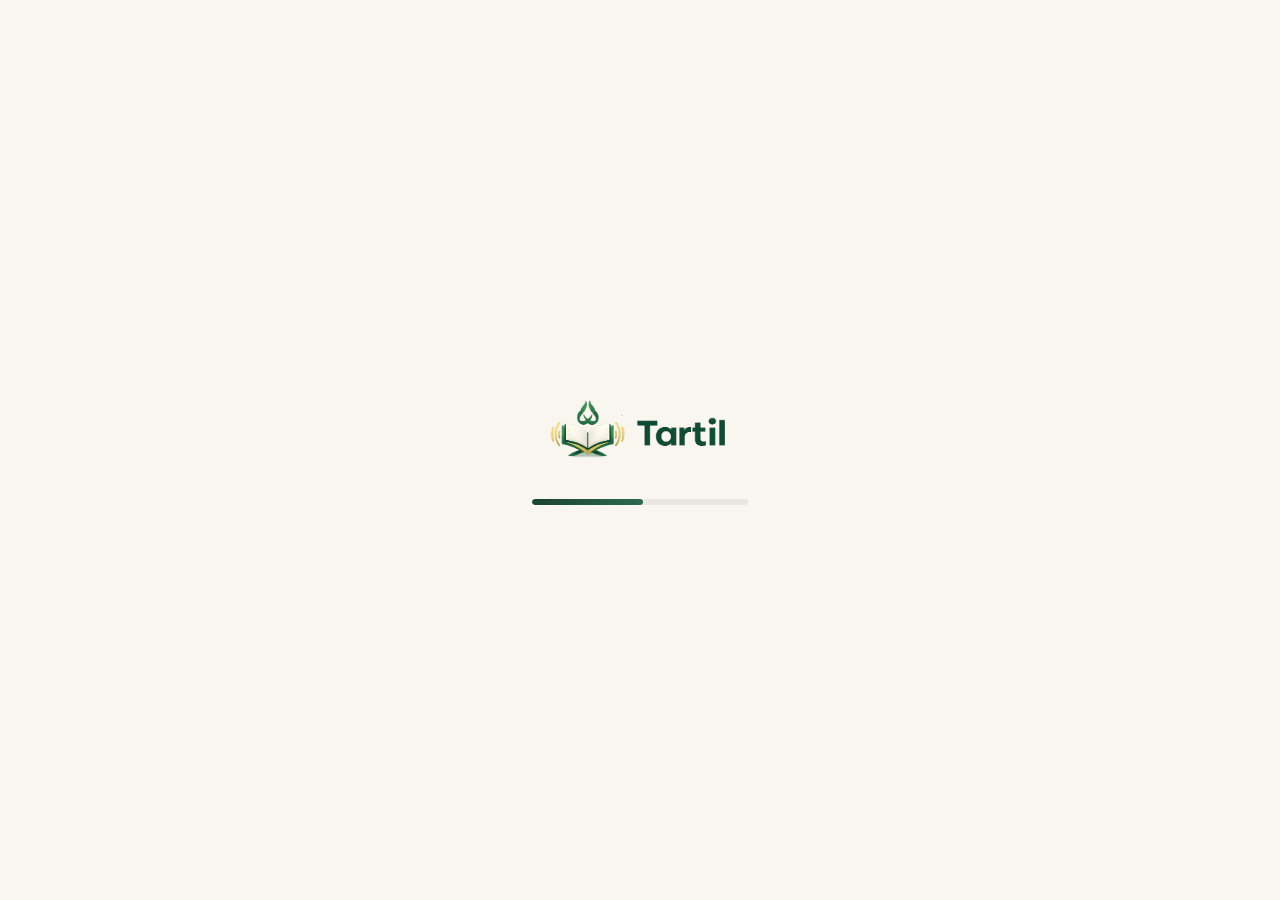
<file: index.html>
<!DOCTYPE html>
<html lang="id">
<head>
  <meta charset="UTF-8">
  <meta name="viewport" content="width=device-width, initial-scale=1.0">
  <meta http-equiv="Cache-Control" content="no-cache, no-store, must-revalidate">
  <meta http-equiv="Pragma" content="no-cache">
  <meta http-equiv="Expires" content="0">
  <title>Tartil | Belajar Tajwid dengan Menyenangkan</title>
  <meta name="description" content="Tartil adalah aplikasi interaktif untuk belajar dan menguji kemampuan tajwid Al-Qur'an. Cocok untuk semua kalangan umat Islam Indonesia.">
  <link rel="stylesheet" href="css/style.css?v=1.0.1">
  <link rel="icon" type="image/svg+xml" href="assets/favicon.svg">
</head>
<body class="loading">
  <!-- Splash Screen -->
  <div id="splashScreen" class="splash-screen">
    <div class="splash-content">
      <img src="assets/full-logo.png" alt="Tartil Logo" class="splash-logo">
      <div class="loading-bar-container">
        <div class="loading-bar-progress" id="loadingProgress"></div>
      </div>
    </div>
  </div>

  <div class="app-wrapper">

    <!-- Bismillah Top Bar -->
    <div class="top-bar">
      <p class="bismillah">بِسْمِ اللَّهِ الرَّحْمَٰنِ الرَّحِيمِ</p>
    </div>

    <!-- Navbar -->
    <nav class="navbar" id="navbar">
      <div class="container">
        <a href="index.html" class="logo-group" id="logoGroup">
          <img src="assets/full-logo.png" alt="Tartil Logo" class="navbar-logo">
        </a>
      </div>
    </nav>

    <!-- Hero Section -->
    <section class="hero">
      <div class="container">

        <h1>Belajar Tajwid</h1>
        <p>Pelajari hukum bacaan Al-Qur'an dan uji pemahamanmu melalui materi dan kuis yang tersedia.</p>

        <!-- Previous Score Banner -->
        <div class="score-banner hidden" id="scoreBanner">
          <div class="score-banner-text">
            Skor terakhir: <strong id="lastScore">0</strong>
          </div>
          <a href="history.html">Riwayat Test</a>
        </div>
      </div>
    </section>

    <!-- Navigation Cards -->
    <section class="nav-cards">
      <div class="container">
        <div class="nav-cards-grid">

          <a href="select-materi.html" class="nav-card" id="startQuizCard">
            <div class="nav-card-icon green">
              <svg width="24" height="24" viewBox="0 0 24 24" fill="none" stroke="currentColor" stroke-width="2" stroke-linecap="round" stroke-linejoin="round">
                <path d="M9 11l3 3L22 4"/>
                <path d="M21 12v7a2 2 0 01-2 2H5a2 2 0 01-2-2V5a2 2 0 012-2h11"/>
              </svg>
            </div>
            <div class="nav-card-content">
              <h3>Mulai Tes</h3>
              <p>Pilih materi dan uji pemahaman tajwidmu</p>
            </div>
            <span class="nav-card-arrow"></span>
          </a>

          <a href="explanation.html?id=1" class="nav-card" id="materiCard">
            <div class="nav-card-icon gold">
              <svg width="24" height="24" viewBox="0 0 24 24" fill="none" stroke="currentColor" stroke-width="2" stroke-linecap="round" stroke-linejoin="round">
                <path d="M4 19.5A2.5 2.5 0 016.5 17H20"/>
                <path d="M6.5 2H20v20H6.5A2.5 2.5 0 014 19.5v-15A2.5 2.5 0 016.5 2z"/>
              </svg>
            </div>
            <div class="nav-card-content">
              <h3>Materi Tajwid</h3>
              <p>Pelajari 15 hukum tajwid lengkap dengan contoh</p>
            </div>
            <span class="nav-card-arrow"></span>
          </a>

          <div class="nav-card" id="aboutCard" role="button" tabindex="0">
            <div class="nav-card-icon blue">
              <svg width="24" height="24" viewBox="0 0 24 24" fill="none" stroke="currentColor" stroke-width="2" stroke-linecap="round" stroke-linejoin="round">
                <circle cx="12" cy="12" r="10"/>
                <line x1="12" y1="16" x2="12" y2="12"/>
                <line x1="12" y1="8" x2="12.01" y2="8"/>
              </svg>
            </div>
            <div class="nav-card-content">
              <h3>Tentang Aplikasi</h3>
              <p>Informasi tentang Tartil dan tujuannya</p>
            </div>
            <span class="nav-card-arrow"></span>
          </div>

        </div>
      </div>
    </section>

    <footer class="footer">
      <div class="container">
        <p>Tartil © 2026</p>
      </div>
    </footer>
  </div>

  <!-- About Modal -->
  <div class="modal-overlay" id="aboutModal">
    <div class="modal">
      <div class="modal-header">
        <h2>Tentang Tartil</h2>
        <button class="modal-close" id="closeModal">✕</button>
      </div>
      <div class="modal-body">
        <p>
          <strong>Tartil</strong> adalah aplikasi belajar tajwid pribadi yang dirancang untuk membantu siapa saja memperdalam pemahaman hukum bacaan Al-Qur'an dengan cara yang sederhana.
        </p>
        <p>Aplikasi ini fokus pada:</p>
        <ul>
          <li>Pembelajaran materi tajwid yang terstruktur</li>
          <li>Latihan kuis untuk mengasah kemampuan</li>
          <li>Antarmuka yang bersih dan fokus pada konten</li>
          <li>Kemudahan penggunaan untuk belajar mandiri</li>
        </ul>
        <div style="margin-top: 1.5rem; padding-top: 1rem; border-top: 1px solid rgba(27, 67, 50, 0.08); text-align: center;">
          <p style="font-size: 0.85rem; margin-bottom: 0.5rem;">Dibuat dengan dedikasi oleh:</p>
          <a href="https://github.com/DapCodes" target="_blank" class="logo-group" style="justify-content: center;">
            <span class="logo-text"><u>Siswa RPL</u> <br> <span> SMK Assalaam Bandung</span></span>
          </a>
        </div>
      </div>
    </div>
  </div>

  <script>
    // Splash Screen Logic
    (function() {
      const splash = document.getElementById('splashScreen');
      const progressBar = document.getElementById('loadingProgress');
      const isFirstVisit = !sessionStorage.getItem('tartilVisited');

      if (!isFirstVisit) {
        splash.style.display = 'none';
        document.body.classList.remove('loading');
      } else {
        // Simple loading animation
        let progress = 0;
        const interval = setInterval(() => {
          progress += Math.random() * 25;
          if (progress >= 100) {
            progress = 100;
            clearInterval(interval);
            
            setTimeout(() => {
              // Start fade out
              splash.classList.add('fade-out');
              
              // Fade in the app content slightly after
              setTimeout(() => {
                document.body.classList.remove('loading');
                sessionStorage.setItem('tartilVisited', 'true');
              }, 100);

              // Remove from DOM after transition
              setTimeout(() => {
                splash.style.display = 'none';
              }, 600);
            }, 500);
          }
          progressBar.style.width = progress + '%';
        }, 200);
      }
    })();

    // Check for previous score
    document.addEventListener('DOMContentLoaded', () => {
      // Clear active quiz session when returning home
      sessionStorage.removeItem('tartil_quiz_active');

      const score = localStorage.getItem('tartilScore');
      if (score !== null) {
        const banner = document.getElementById('scoreBanner');
        document.getElementById('lastScore').textContent = score;
        banner.classList.remove('hidden');
      }

      // About modal
      const aboutCard = document.getElementById('aboutCard');
      const modal = document.getElementById('aboutModal');
      const closeBtn = document.getElementById('closeModal');

      aboutCard.addEventListener('click', () => {
        modal.classList.add('active');
      });

      aboutCard.addEventListener('keydown', (e) => {
        if (e.key === 'Enter' || e.key === ' ') {
          e.preventDefault();
          modal.classList.add('active');
        }
      });

      closeBtn.addEventListener('click', () => {
        modal.classList.remove('active');
      });

      modal.addEventListener('click', (e) => {
        if (e.target === modal) {
          modal.classList.remove('active');
        }
      });

      document.addEventListener('keydown', (e) => {
        if (e.key === 'Escape') {
          modal.classList.remove('active');
        }
      });

      // Navbar scroll effect
      const navbar = document.getElementById('navbar');
      window.addEventListener('scroll', () => {
        if (window.scrollY > 10) {
          navbar.classList.add('scrolled');
        } else {
          navbar.classList.remove('scrolled');
        }
      });
    });
  </script>
</body>
</html>
</file>
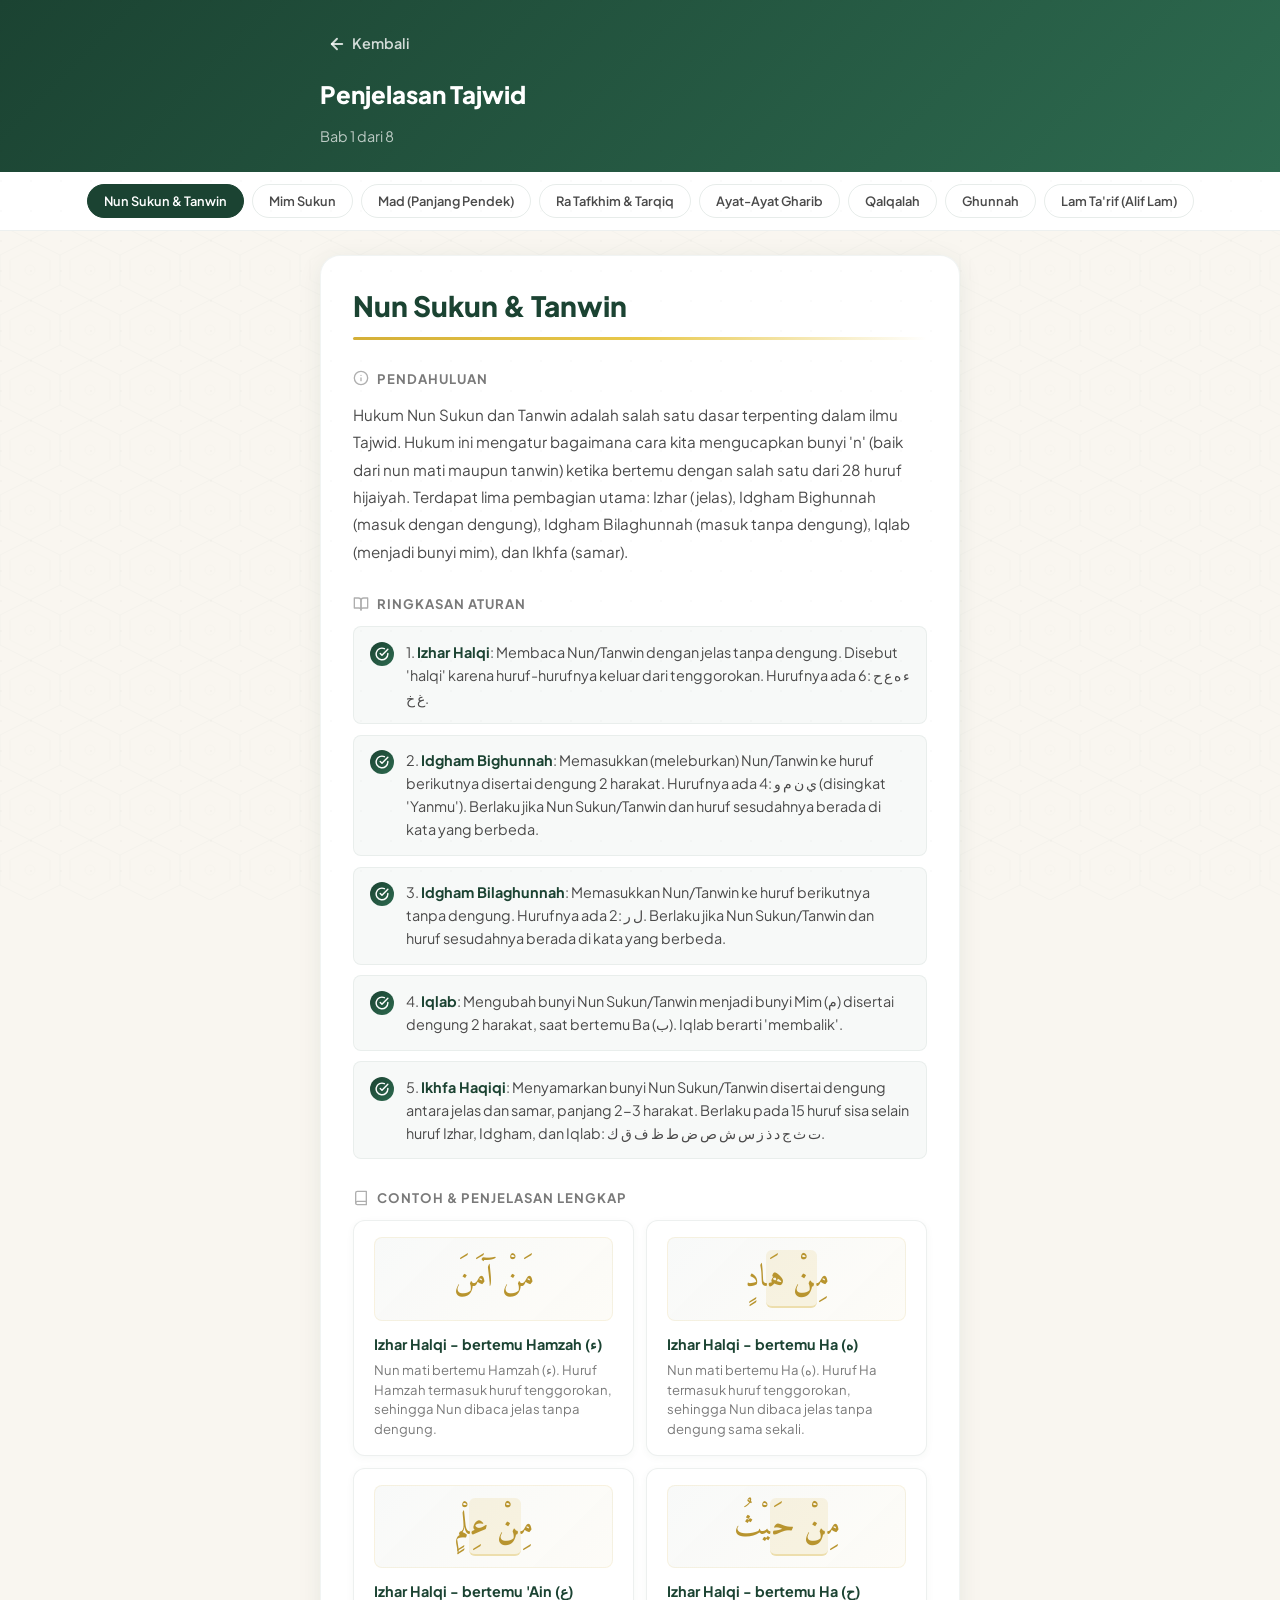
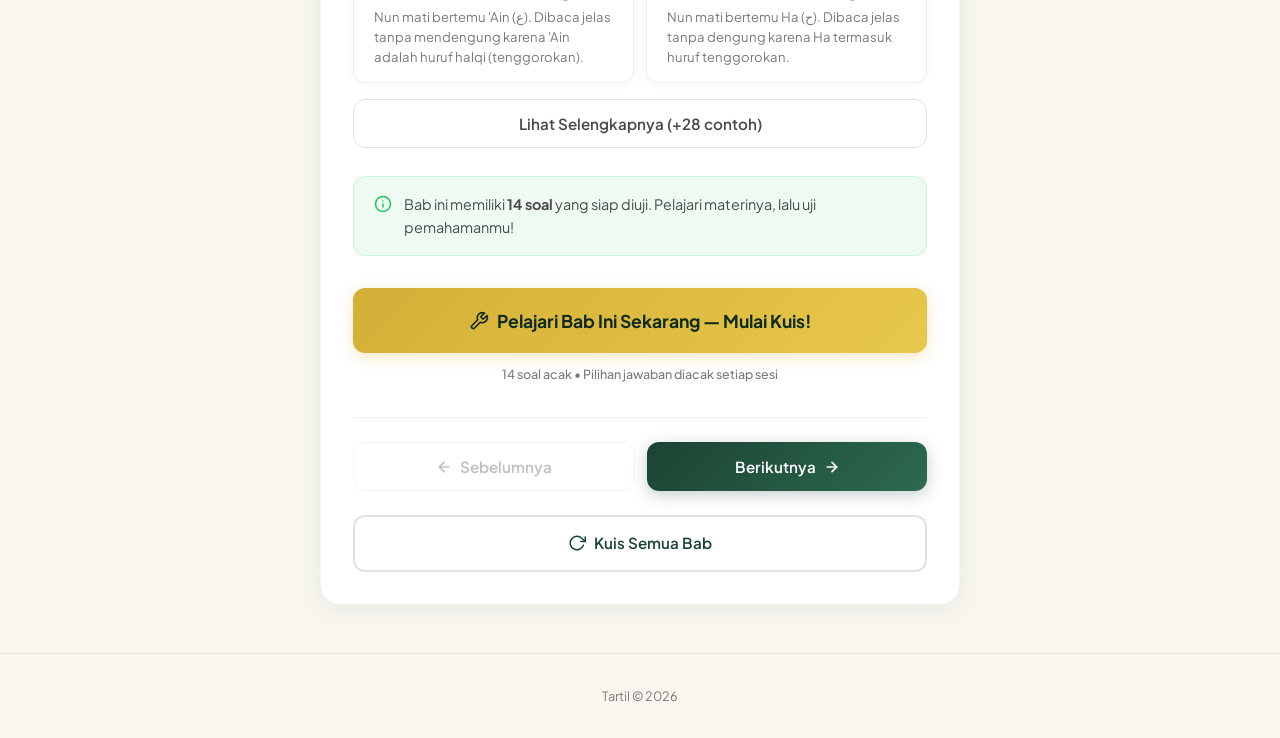
<file: explanation.html>
<!DOCTYPE html>
<html lang="id">
<head>
  <meta charset="UTF-8">
  <meta name="viewport" content="width=device-width, initial-scale=1.0">
  <meta http-equiv="Cache-Control" content="no-cache, no-store, must-revalidate">
  <meta http-equiv="Pragma" content="no-cache">
  <meta http-equiv="Expires" content="0">
  <meta name="description" content="Tartil - Aplikasi Kuis Tajwid Interaktif Bahasa Indonesia">
  <title>Penjelasan Tajwid | Tartil</title>
  <link rel="stylesheet" href="css/style.css?v=1.0.1">
  <link rel="icon" type="image/svg+xml" href="assets/favicon.svg">
</head>
<body>
  <div class="explanation-wrapper page-enter">

    <!-- Top Bar -->
    <div class="explanation-topbar">
      <div class="container">
        <div class="explanation-topbar-row">
          <a href="javascript:void(0)" class="back-btn" id="backBtn" onclick="history.back()">
            <svg width="18" height="18" viewBox="0 0 24 24" fill="none" stroke="currentColor" stroke-width="2.5" stroke-linecap="round" stroke-linejoin="round">
              <path d="M19 12H5"/><path d="M12 19l-7-7 7-7"/>
            </svg>
            Kembali
          </a>

        </div>
        <h1>Penjelasan Tajwid</h1>
        <p id="breadcrumb"></p>
      </div>
    </div>

    <!-- Topic Navigation -->
    <nav class="explanation-nav" id="topicNav">
      <div class="container" id="topicNavContainer">
        <!-- Buttons injected by JS -->
      </div>
    </nav>

    <!-- Content -->
    <main class="explanation-content">
      <div class="container" id="explanationContent">
        <!-- Content injected by JS -->
      </div>
    </main>

    <footer class="footer">
      <div class="container">
        <p>Tartil © 2026  </p>
      </div>
    </footer>
  </div>

  <!-- Toast Notification -->
  <div class="toast" id="toast">
    <svg class="toast-icon-svg" width="18" height="18" viewBox="0 0 24 24" fill="none" stroke="currentColor" stroke-width="2" stroke-linecap="round" stroke-linejoin="round">
      <circle cx="12" cy="12" r="10"/><line x1="12" y1="8" x2="12" y2="12"/><line x1="12" y1="16" x2="12.01" y2="16"/>
    </svg>
    <span class="toast-text" id="toastText"></span>
  </div>

  <script src="data/questions.js?v=1.0.1"></script>
  <script src="js/explanation.js?v=1.0.1"></script>

</body>
</html>
</file>
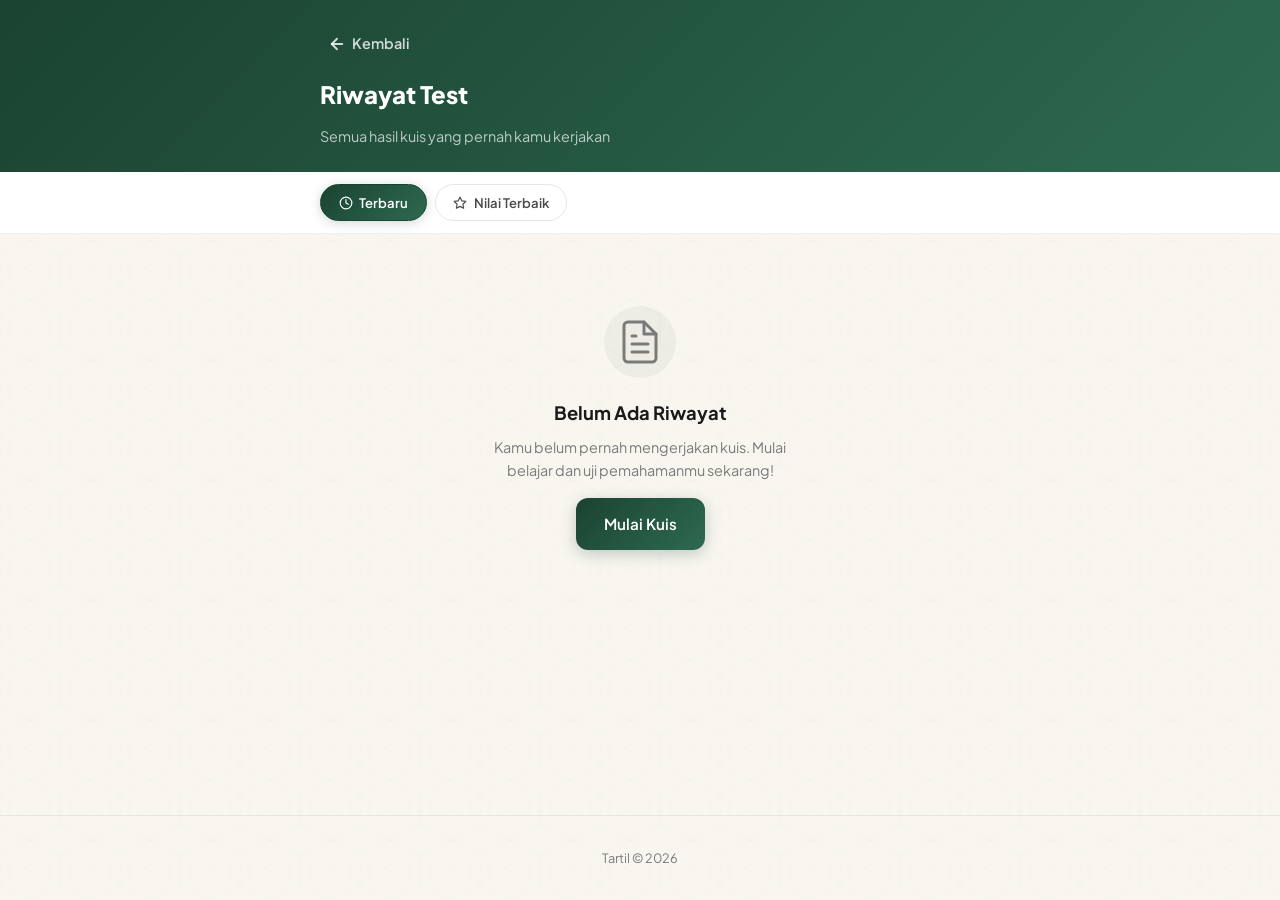
<file: history.html>
<!DOCTYPE html>
<html lang="id">
<head>
  <meta charset="UTF-8">
  <meta name="viewport" content="width=device-width, initial-scale=1.0">
  <meta http-equiv="Cache-Control" content="no-cache, no-store, must-revalidate">
  <meta http-equiv="Pragma" content="no-cache">
  <meta http-equiv="Expires" content="0">
  <meta name="description" content="Riwayat hasil kuis tajwid Tartil">
  <title>Riwayat Test | Tartil</title>
  <link rel="stylesheet" href="css/style.css?v=1.0.2">
  <link rel="icon" type="image/svg+xml" href="assets/favicon.svg">
</head>
<body>
  <div class="explanation-wrapper page-enter">

    <!-- Top Bar -->
    <div class="explanation-topbar">
      <div class="container">
        <div class="explanation-topbar-row">
          <a href="index.html" class="back-btn" id="backBtn">
            <svg width="18" height="18" viewBox="0 0 24 24" fill="none" stroke="currentColor" stroke-width="2.5" stroke-linecap="round" stroke-linejoin="round">
              <path d="M19 12H5"/><path d="M12 19l-7-7 7-7"/>
            </svg>
            Kembali
          </a>
        </div>
        <h1>Riwayat Test</h1>
        <p id="breadcrumb">Semua hasil kuis yang pernah kamu kerjakan</p>
      </div>
    </div>

    <!-- Filter Tabs -->
    <nav class="history-filter-nav">
      <div class="container">
        <div class="history-filter-tabs">
          <button class="history-filter-btn active" data-filter="terbaru">
            <svg width="14" height="14" viewBox="0 0 24 24" fill="none" stroke="currentColor" stroke-width="2" stroke-linecap="round" stroke-linejoin="round">
              <circle cx="12" cy="12" r="10"/><path d="M12 6v6l4 2"/>
            </svg>
            Terbaru
          </button>
          <button class="history-filter-btn" data-filter="terbaik">
            <svg width="14" height="14" viewBox="0 0 24 24" fill="none" stroke="currentColor" stroke-width="2" stroke-linecap="round" stroke-linejoin="round">
              <polygon points="12 2 15.09 8.26 22 9.27 17 14.14 18.18 21.02 12 17.77 5.82 21.02 7 14.14 2 9.27 8.91 8.26 12 2"/>
            </svg>
            Nilai Terbaik
          </button>
        </div>
      </div>
    </nav>

    <!-- Content -->
    <main class="explanation-content">
      <div class="container" id="historyContent">
        <!-- Content injected by JS -->
      </div>
    </main>

    <footer class="footer">
      <div class="container">
        <p>Tartil © 2026  </p>
      </div>
    </footer>
  </div>

  <script src="data/questions.js?v=1.0.2"></script>
  <script src="js/history.js?v=1.0.2"></script>

</body>
</html>
</file>
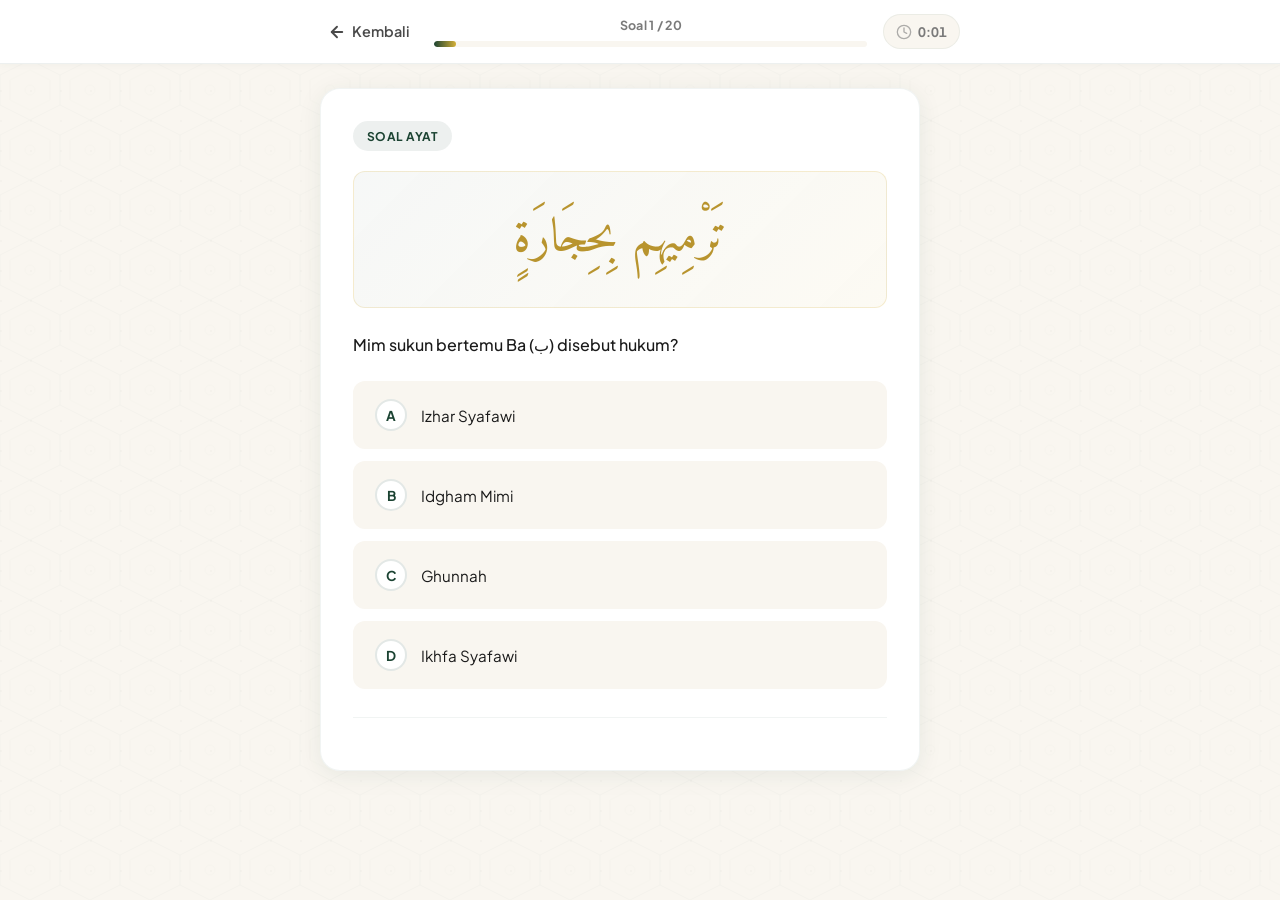
<file: quiz.html>
<!DOCTYPE html>
<html lang="id">
<head>
  <meta charset="UTF-8">
  <meta name="viewport" content="width=device-width, initial-scale=1.0">
  <meta http-equiv="Cache-Control" content="no-cache, no-store, must-revalidate">
  <meta http-equiv="Pragma" content="no-cache">
  <meta http-equiv="Expires" content="0">
  <title>Kuis Tajwid | Tartil</title>
  <meta name="description" content="Uji kemampuan tajwid Anda dengan 15 soal interaktif seputar hukum bacaan Al-Qur'an.">
  <link rel="stylesheet" href="css/style.css?v=1.0.1">
  <link rel="icon" type="image/svg+xml" href="assets/favicon.svg">
</head>
<body>
  <div class="quiz-wrapper">

    <!-- Quiz Top Bar -->
    <div class="quiz-topbar">
      <div class="container">
        <a href="index.html" class="back-btn" id="backBtn">
          <svg width="18" height="18" viewBox="0 0 24 24" fill="none" stroke="currentColor" stroke-width="2.5" stroke-linecap="round" stroke-linejoin="round">
            <path d="M19 12H5"/><path d="M12 19l-7-7 7-7"/>
          </svg>
          Kembali
        </a>        <!-- Center: Progress -->
        <div class="quiz-progress-area">
          <div class="quiz-progress-info">
            <span id="questionNum">Soal 1 / 15</span>
          </div>
          <div class="progress-track">
            <div class="progress-fill" id="progressFill" style="width: 6.67%"></div>
          </div>
        </div>

        <!-- Right: Timer -->
        <div class="quiz-timer" id="quizTimer">
          <svg width="16" height="16" viewBox="0 0 24 24" fill="none" stroke="currentColor" stroke-width="2" stroke-linecap="round" stroke-linejoin="round">
            <circle cx="12" cy="12" r="10"/><path d="M12 6v6l4 2"/>
          </svg>
          <span id="timerDisplay">0:00</span>
        </div>
      </div>
    </div>

    <!-- Quiz Content -->
    <main class="quiz-content">
      <div class="container">
        <div class="quiz-card" id="quizCard">
          <!-- Type Badge -->
          <div class="quiz-type-badge" id="typeBadge">
            Soal Ayat
          </div>

          <!-- Arabic Display -->
          <div class="quiz-arabic-display" id="arabicDisplay" dir="rtl">
            بِسْمِ اللَّهِ
          </div>

          <!-- Question Text -->
          <p class="quiz-question-text" id="questionText">
            Memuat pertanyaan...
          </p>

          <!-- Options -->
          <div class="options-list" id="optionsList">
            <!-- Options injected by JS -->
          </div>

          <!-- Navigation Buttons -->
          <div class="quiz-nav-buttons" id="quizNavButtons">
            <button class="btn btn-ghost" id="prevBtn" disabled>
              <svg width="16" height="16" viewBox="0 0 24 24" fill="none" stroke="currentColor" stroke-width="2.5" stroke-linecap="round" stroke-linejoin="round"><path d="M19 12H5"/><path d="M12 19l-7-7 7-7"/></svg>
              Sebelumnya
            </button>
            <button class="btn btn-primary" id="nextBtn">
              Selanjutnya
              <svg width="16" height="16" viewBox="0 0 24 24" fill="none" stroke="currentColor" stroke-width="2.5" stroke-linecap="round" stroke-linejoin="round"><path d="M5 12h14"/><path d="M12 5l7 7-7 7"/></svg>
            </button>
          </div>
        </div>
      </div>
    </main>

    <!-- Toast Notification -->
    <div class="toast" id="toast">
      <span class="toast-icon"></span>
      <span class="toast-text" id="toastText">Pilih jawaban terlebih dahulu!</span>
    </div>
  </div>

  <script src="data/questions.js?v=1.0.1"></script>
  <script src="js/quiz.js?v=1.0.1"></script>
</body>
</html>
</file>
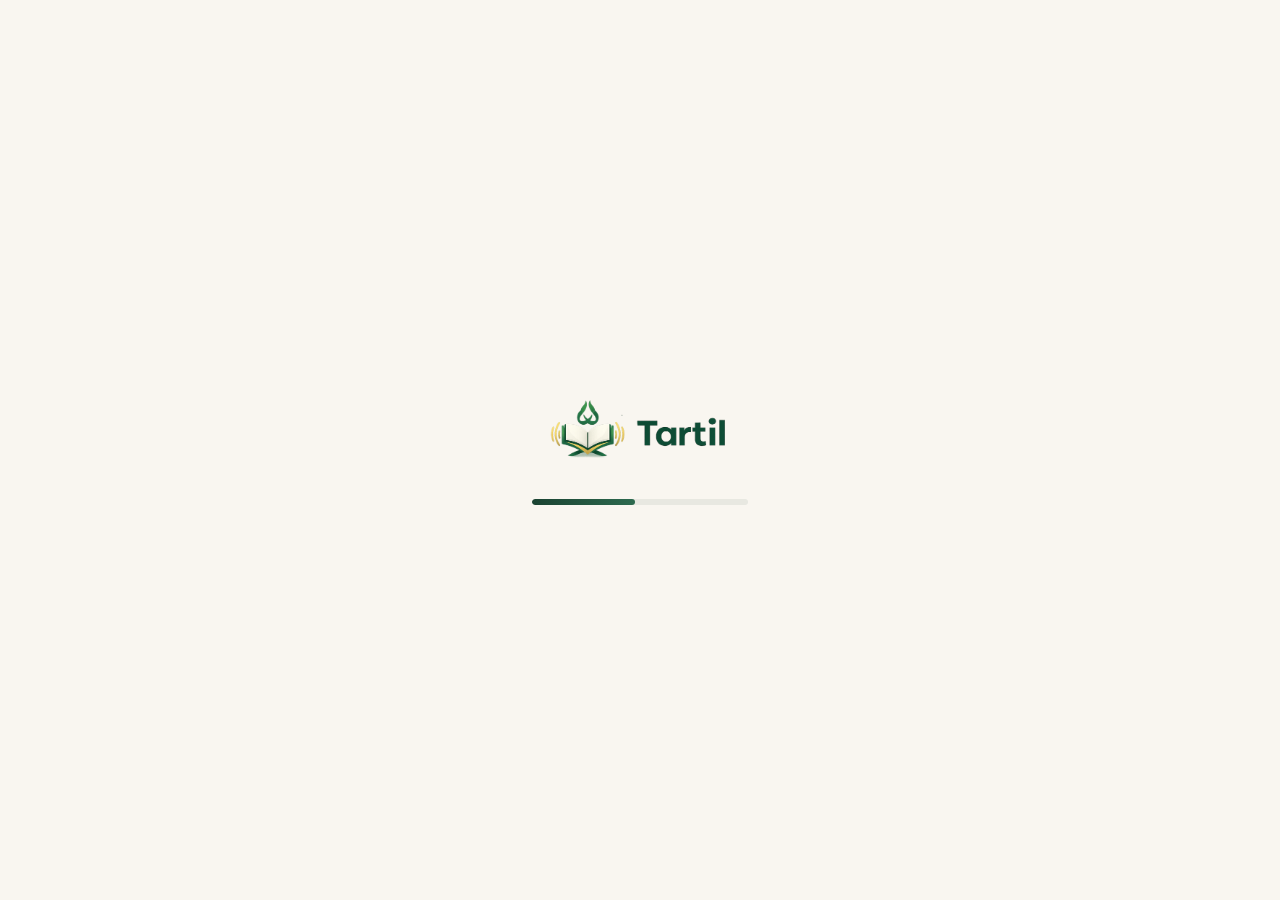
<file: result.html>
<!DOCTYPE html>
<html lang="id">
<head>
  <meta charset="UTF-8">
  <meta name="viewport" content="width=device-width, initial-scale=1.0">
  <meta http-equiv="Cache-Control" content="no-cache, no-store, must-revalidate">
  <meta http-equiv="Pragma" content="no-cache">
  <meta http-equiv="Expires" content="0">
  <title>Hasil Kuis | Tartil</title>
  <meta name="description" content="Lihat hasil kuis tajwid Anda dan pelajari materi yang perlu diperbaiki.">
  <link rel="stylesheet" href="css/style.css?v=1.0.1">
  <link rel="icon" type="image/svg+xml" href="assets/favicon.svg">
</head>
<body>
  <div class="app-wrapper">

    <!-- Result Header Section -->
    <div class="result-header-section">
      <div class="container">
        <div class="result-header-card" id="resultHeaderCard">

          <!-- Emoji -->
          <div class="result-emoji" id="resultEmoji" style="display:none;"></div>
          <!-- Greeting -->
          <h1 class="result-greeting" id="resultGreeting">Luar Biasa!</h1>
          <p class="result-subtitle" id="resultSubtitle">Kamu telah menyelesaikan kuis tajwid</p>

          <!-- Score Ring -->
          <div class="score-ring">
            <svg viewBox="0 0 140 140">
              <circle class="score-ring-bg" cx="70" cy="70" r="65"/>
              <circle class="score-ring-fill" id="scoreRingFill" cx="70" cy="70" r="65"/>
            </svg>
            <div class="score-ring-text">
              <span class="score-num" id="scoreNum">0</span>
              <span class="score-label">dari 15</span>
            </div>
          </div>

          <!-- Stats Row -->
          <div class="result-stats">
            <div class="stat-box correct-stat">
              <span class="stat-num" id="correctCount">0</span>
              <span class="stat-label">Benar</span>
            </div>
            <div class="stat-box wrong-stat">
              <span class="stat-num" id="wrongCount">0</span>
              <span class="stat-label">Salah</span>
            </div>
          </div>

          <!-- Time and Date -->
          <div class="result-meta">
            <div class="result-meta-item">
              <svg width="16" height="16" viewBox="0 0 24 24" fill="none" stroke="currentColor" stroke-width="2" stroke-linecap="round" stroke-linejoin="round">
                <circle cx="12" cy="12" r="10"/><path d="M12 6v6l4 2"/>
              </svg>
              <span>Waktu: <strong id="totalTime">0:00</strong></span>
            </div>
            <div class="result-meta-item">
              <svg width="16" height="16" viewBox="0 0 24 24" fill="none" stroke="currentColor" stroke-width="2" stroke-linecap="round" stroke-linejoin="round">
                <rect x="3" y="4" width="18" height="18" rx="2" ry="2"/><line x1="16" y1="2" x2="16" y2="6"/><line x1="8" y1="2" x2="8" y2="6"/><line x1="3" y1="10" x2="21" y2="10"/>
              </svg>
              <span>Tanggal: <strong id="quizDate">-</strong></span>
            </div>
          </div>

        </div>
      </div>
    </div>

    <!-- Review Section -->
    <section class="review-section">
      <div class="container">
        <h2 class="review-title">Pembahasan Jawaban</h2>
        <div class="review-list" id="reviewList">
          <!-- Review cards injected by JS -->
        </div>
      </div>
    </section>

    <!-- Action Buttons -->
    <section class="result-actions-section">
      <div class="container">
        <div class="result-actions-card">
          <a href="#" class="btn btn-primary btn-block" id="retryBtn">
            Ulangi Tes
          </a>
          <a href="index.html" class="btn btn-secondary btn-block" id="homeBtn">
            Kembali ke Beranda
          </a>
          <button class="btn btn-accent btn-block" id="shareBtn">
            Bagikan Hasil
          </button>
        </div>
      </div>
    </section>

    <footer class="footer">
      <div class="container">
        <p>Tartil © 2026  </p>
      </div>
    </footer>
  </div>

  <script src="data/questions.js?v=1.0.1"></script>
  <script src="js/result.js?v=1.0.1"></script>
</body>
</html>
</file>
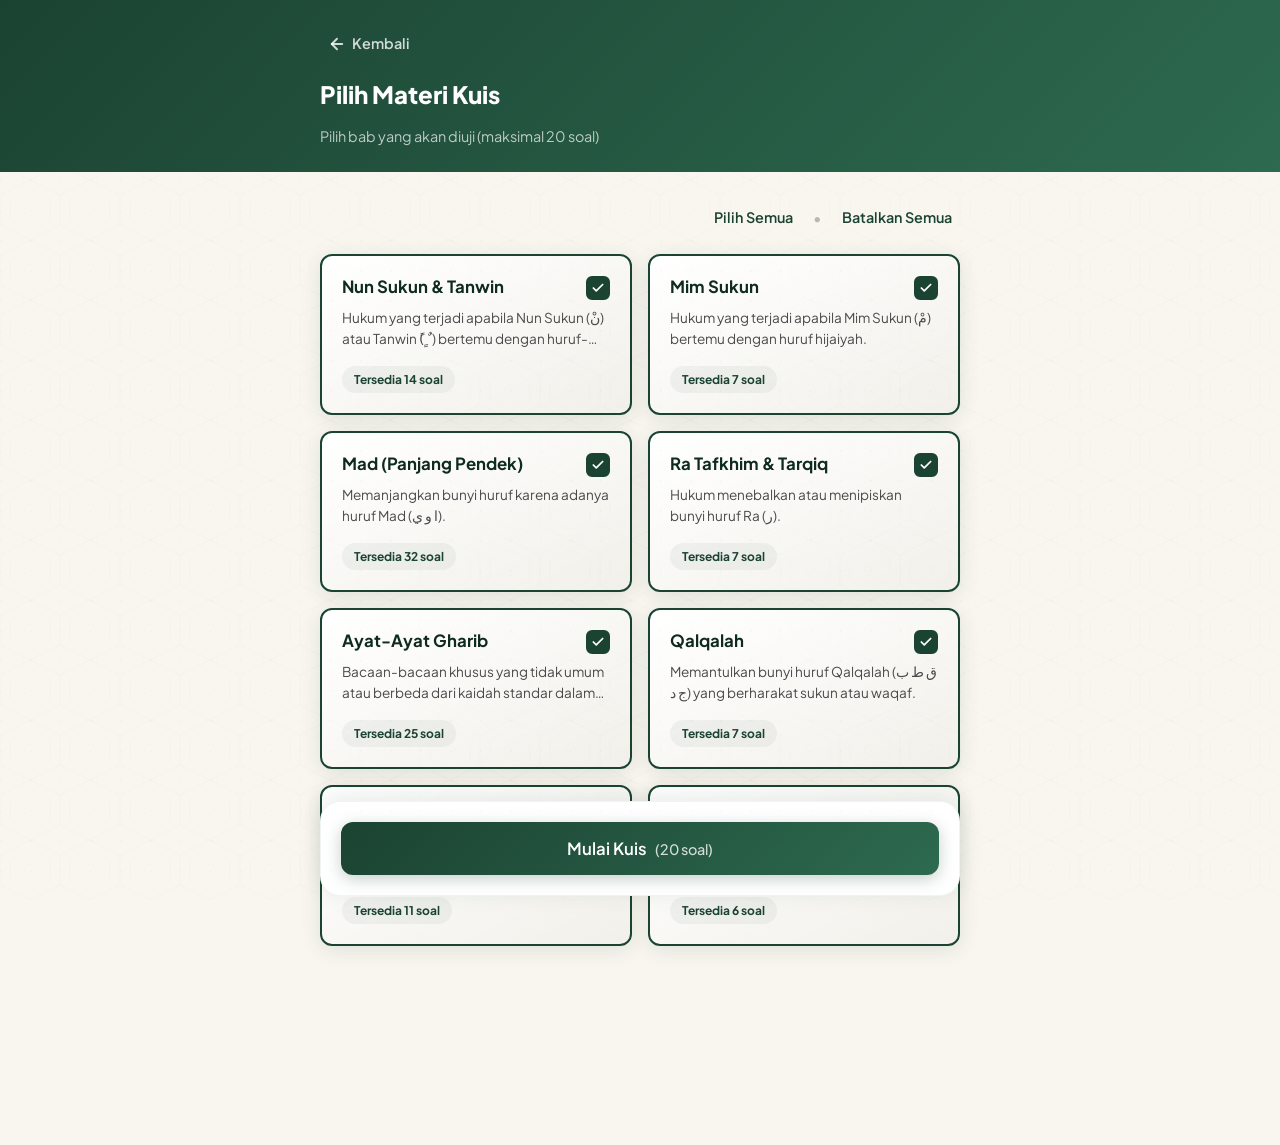
<file: select-materi.html>
<!DOCTYPE html>
<html lang="id">
<head>
  <meta charset="UTF-8">
  <meta name="viewport" content="width=device-width, initial-scale=1.0">
  <meta http-equiv="Cache-Control" content="no-cache, no-store, must-revalidate">
  <meta http-equiv="Pragma" content="no-cache">
  <meta http-equiv="Expires" content="0">
  <meta name="description" content="Pilih materi kuis Tajwid yang ingin kamu pelajari.">
  <title>Pilih Materi Kuis | Tartil</title>
  <link rel="stylesheet" href="css/style.css?v=1.0.1">
  <link rel="icon" type="image/svg+xml" href="assets/favicon.svg">
</head>
<body>
  <div class="select-materi-wrapper page-enter">

    <!-- Top Bar -->
    <div class="explanation-topbar">
      <div class="container">
        <div class="explanation-topbar-row">
          <a href="index.html" class="back-btn" id="backBtn">
            <svg width="18" height="18" viewBox="0 0 24 24" fill="none" stroke="currentColor" stroke-width="2.5" stroke-linecap="round" stroke-linejoin="round">
              <path d="M19 12H5"/><path d="M12 19l-7-7 7-7"/>
            </svg>
            Kembali
          </a>

        </div>
        <h1>Pilih Materi Kuis</h1>
        <p id="breadcrumb">Pilih bab yang akan diuji (maksimal 20 soal)</p>
      </div>
    </div>

    <!-- Content -->
    <main class="select-materi-content">
      <div class="container">
        <div class="select-actions-top">
          <button id="selectAllBtn" class="action-link">Pilih Semua</button>
          <span class="action-divider">•</span>
          <button id="deselectAllBtn" class="action-link">Batalkan Semua</button>
        </div>
        
        <div class="chapter-grid" id="chapterGrid">
          <!-- Injected via JS -->
        </div>

        <div class="select-materi-footer-actions">
          <button id="startQuizBtn" class="btn btn-primary btn-block btn-start-quiz" disabled>
            Mulai Kuis <span>(0 soal)</span>
          </button>
        </div>
      </div>
    </main>

  </div>

  <script src="data/questions.js?v=1.0.1"></script>
  <script src="js/select-materi.js?v=1.0.1"></script>

</body>
</html>
</file>
<file: css/style.css>
/* ═══════════════════════════════════════
   TARTIL — Design System
   ═══════════════════════════════════════ */

@import url('https://fonts.googleapis.com/css2?family=Amiri:ital,wght@0,400;0,700;1,400;1,700&family=Scheherazade+New:wght@400;500;600;700&family=Noto+Naskh+Arabic:wght@400;500;600;700&family=Plus+Jakarta+Sans:wght@300;400;500;600;700;800&display=swap');

:root {
  --primary: #1B4332;
  --primary-light: #2D6A4F;
  --primary-dark: #0F2B1F;
  --accent: #D4AF37;
  --accent-light: #E8C84A;
  --accent-dark: #B8942E;
  --bg: #F9F6F0;
  --bg-warm: #F5F0E6;
  --text: #1A1A1A;
  --text-secondary: #4A4A4A;
  --text-muted: #7A7A7A;
  --correct: #22C55E;
  --correct-bg: #DCFCE7;
  --wrong: #EF4444;
  --wrong-bg: #FEE2E2;
  --card: #FFFFFF;
  --card-shadow: 0 4px 24px rgba(27, 67, 50, 0.08);
  --card-shadow-hover: 0 8px 40px rgba(27, 67, 50, 0.15);
  --radius: 20px;
  --radius-sm: 12px;
  --radius-xs: 8px;
  --transition: 0.3s cubic-bezier(0.4, 0, 0.2, 1);
}

* {
  margin: 0;
  padding: 0;
  box-sizing: border-box;
}

html {
  scroll-behavior: smooth;
}

body {
  font-family: 'Plus Jakarta Sans', sans-serif;
  background-color: var(--bg);
  color: var(--text);
  min-height: 100vh;
  line-height: 1.6;
  overflow-x: hidden;
}

/* ═══ Islamic Geometric Pattern Background ═══ */
body::before {
  content: '';
  position: fixed;
  inset: 0;
  z-index: 0;
  opacity: 0.04;
  pointer-events: none;
  background-image:
    url("data:image/svg+xml,%3Csvg width='60' height='60' xmlns='http://www.w3.org/2000/svg'%3E%3Cpath d='M30 0L60 15L60 45L30 60L0 45L0 15Z' fill='none' stroke='%231B4332' stroke-width='0.5'/%3E%3Cpath d='M30 10L50 20L50 40L30 50L10 40L10 20Z' fill='none' stroke='%231B4332' stroke-width='0.3'/%3E%3Ccircle cx='30' cy='30' r='5' fill='none' stroke='%231B4332' stroke-width='0.3'/%3E%3C/svg%3E");
  background-size: 60px 60px;
}

/* Secondary pattern overlay */
body::after {
  content: '';
  position: fixed;
  inset: 0;
  z-index: 0;
  opacity: 0.02;
  pointer-events: none;
  background-image: radial-gradient(circle at 1px 1px, var(--primary) 1px, transparent 0);
  background-size: 30px 30px;
}

.app-wrapper {
  position: relative;
  z-index: 1;
  min-height: 100vh;
  display: flex;
  flex-direction: column;
  transition: opacity 0.6s ease;
}

/* Hide content when loading */
body.loading .app-wrapper {
  opacity: 0;
  visibility: hidden;
  pointer-events: none;
}

.container {
  width: 100%;
  max-width: 720px;
  margin: 0 auto;
  padding: 0 1.25rem;
}

/* ═══ Top Decorative Bar ═══ */
.top-bar {
  background: linear-gradient(135deg, var(--primary) 0%, var(--primary-light) 100%);
  padding: 1rem 0;
  text-align: center;
  position: relative;
  overflow: hidden;
}

.top-bar::after {
  content: '';
  position: absolute;
  bottom: 0;
  left: 0;
  right: 0;
  height: 4px;
  background: linear-gradient(90deg, transparent, var(--accent), transparent);
}

.bismillah {
  font-family: 'Amiri', 'Scheherazade New', 'Noto Naskh Arabic', serif;
  font-size: 1.6rem;
  color: var(--accent-light);
  direction: rtl;
  text-shadow: 0 2px 8px rgba(0, 0, 0, 0.2);
  letter-spacing: 0;
  text-rendering: optimizeLegibility;
  -webkit-font-smoothing: antialiased;
}

/* ═══ Navigation Bar ═══ */
.navbar {
  background: rgba(255, 255, 255, 0.95);
  backdrop-filter: blur(20px);
  -webkit-backdrop-filter: blur(20px);
  border-bottom: 1px solid rgba(27, 67, 50, 0.08);
  padding: 1rem 0;
  position: sticky;
  top: 0;
  z-index: 100;
  transition: box-shadow var(--transition);
}

.navbar.scrolled {
  box-shadow: 0 2px 20px rgba(27, 67, 50, 0.1);
}

.navbar .container {
  display: flex;
  align-items: center;
  justify-content: space-between;
}

.logo-group {
  display: flex;
  align-items: center;
  gap: 0.75rem;
  text-decoration: none;
  color: var(--primary);
}

.logo-icon {
  width: 40px;
  height: 40px;
  display: flex;
  align-items: center;
  justify-content: center;
}

.logo-icon svg {
  width: 100%;
  height: 100%;
}

.navbar-logo {
  height: 40px;
  width: auto;
  display: block;
  transition: height var(--transition);
}

/* ═══════════════════════════════════════
   SPLASH SCREEN
   ═══════════════════════════════════════ */

.loading {
  overflow: hidden;
}

.splash-screen {
  position: fixed;
  top: 0;
  left: 0;
  width: 100%;
  height: 100%;
  height: 100dvh;
  background-color: var(--bg);
  display: flex;
  align-items: center;
  justify-content: center;
  z-index: 99999;
  transition: opacity 0.5s ease, visibility 0.5s;
}

.splash-screen.fade-out {
  opacity: 0;
  visibility: hidden;
}

.splash-content {
  text-align: center;
  width: 100%;
  max-width: 280px;
  padding: 2rem;
  animation: splashFadeIn 0.8s ease-out;
}

.splash-logo {
  width: 180px;
  height: auto;
  margin-bottom: 2rem;
  display: block;
  margin-left: auto;
  margin-right: auto;
}

.loading-bar-container {
  width: 100%;
  height: 6px;
  background: rgba(27, 67, 50, 0.08);
  border-radius: 10px;
  overflow: hidden;
  position: relative;
}

.loading-bar-progress {
  height: 100%;
  width: 0%;
  background: linear-gradient(90deg, var(--primary), var(--primary-light));
  border-radius: 10px;
  transition: width 0.3s ease;
}

@keyframes splashFadeIn {
  from {
    opacity: 0;
    transform: translateY(10px);
  }

  to {
    opacity: 1;
    transform: translateY(0);
  }
}

@media (max-width: 480px) {
  .splash-logo {
    width: 140px;
  }

  .splash-content {
    max-width: 220px;
  }
}

.logo-text {
  font-size: 1.5rem;
  font-weight: 800;
  letter-spacing: -0.5px;
  color: var(--primary);
}

.logo-text span {
  color: var(--accent);
}

/* ═══ Hero Section ═══ */
.hero {
  padding: 3rem 0 2rem;
  text-align: center;
}

.hero-badge {
  display: inline-flex;
  align-items: center;
  gap: 0.5rem;
  background: linear-gradient(135deg, rgba(212, 175, 55, 0.15), rgba(212, 175, 55, 0.05));
  border: 1px solid rgba(212, 175, 55, 0.3);
  color: var(--accent-dark);
  padding: 0.5rem 1.25rem;
  border-radius: 50px;
  font-size: 0.85rem;
  font-weight: 600;
  margin-bottom: 1.5rem;
  animation: fadeInDown 0.6s ease-out;
}

.hero h1 {
  font-size: 2.25rem;
  font-weight: 800;
  color: var(--primary);
  line-height: 1.2;
  margin-bottom: 0.75rem;
  animation: fadeInUp 0.6s ease-out 0.1s both;
}

.hero p {
  font-size: 1.05rem;
  color: var(--text-secondary);
  max-width: 480px;
  margin: 0 auto;
  animation: fadeInUp 0.6s ease-out 0.2s both;
}

/* ═══ Previous Score Banner ═══ */
.score-banner {
  background: linear-gradient(135deg, var(--primary), var(--primary-light));
  color: white;
  padding: 1rem 1.5rem;
  border-radius: var(--radius-sm);
  margin: 1rem auto 0;
  max-width: 480px;
  display: flex;
  align-items: center;
  justify-content: space-between;
  gap: 1rem;
  animation: slideInUp 0.5s ease-out 0.4s both;
  box-shadow: 0 4px 16px rgba(27, 67, 50, 0.2);
}

.score-banner-text {
  font-size: 0.9rem;
  font-weight: 500;
}

.score-banner-text strong {
  font-size: 1.1rem;
}

.score-banner a {
  color: var(--accent-light);
  font-weight: 700;
  font-size: 0.85rem;
  text-decoration: none;
  white-space: nowrap;
  border: 1px solid var(--accent-light);
  padding: 0.4rem 1rem;
  border-radius: 50px;
  transition: all var(--transition);
}

.score-banner a:hover {
  background: var(--accent-light);
  color: var(--primary-dark);
}

/* ═══ Navigation Cards ═══ */
.nav-cards {
  padding: 1.5rem 0 2rem;
}

.nav-cards-grid {
  display: grid;
  gap: 1rem;
}

.nav-card {
  background: var(--card);
  border-radius: var(--radius);
  padding: 1.75rem;
  display: flex;
  align-items: center;
  gap: 1.25rem;
  text-decoration: none;
  color: var(--text);
  box-shadow: var(--card-shadow);
  border: 1px solid rgba(27, 67, 50, 0.06);
  transition: all var(--transition);
  cursor: pointer;
  position: relative;
  overflow: hidden;
  animation: fadeInUp 0.5s ease-out both;
}

.nav-card:nth-child(1) {
  animation-delay: 0.3s;
}

.nav-card:nth-child(2) {
  animation-delay: 0.4s;
}

.nav-card:nth-child(3) {
  animation-delay: 0.5s;
}

.nav-card::before {
  content: '';
  position: absolute;
  left: 0;
  top: 0;
  bottom: 0;
  width: 4px;
  background: var(--accent);
  transform: scaleY(0);
  transition: transform var(--transition);
}

.nav-card:hover {
  transform: translateY(-2px);
  box-shadow: var(--card-shadow-hover);
  border-color: rgba(212, 175, 55, 0.2);
}

.nav-card:hover::before {
  transform: scaleY(1);
}

.nav-card:active {
  transform: scale(0.98);
}

.nav-card-icon {
  width: 56px;
  height: 56px;
  border-radius: 16px;
  display: flex;
  align-items: center;
  justify-content: center;
  font-size: 1.5rem;
  flex-shrink: 0;
}

.nav-card-icon.green {
  background: linear-gradient(135deg, #E8F5E9, #C8E6C9);
  color: var(--primary);
}

.nav-card-icon.gold {
  background: linear-gradient(135deg, #FFF8E1, #FFECB3);
  color: var(--accent-dark);
}

.nav-card-icon.blue {
  background: linear-gradient(135deg, #E3F2FD, #BBDEFB);
  color: #1565C0;
}

.nav-card-content h3 {
  font-size: 1.05rem;
  font-weight: 700;
  margin-bottom: 0.25rem;
  color: var(--text);
}

.nav-card-content p {
  font-size: 0.85rem;
  color: var(--text-muted);
}

.nav-card-arrow {
  margin-left: auto;
  font-size: 1.25rem;
  color: var(--text-muted);
  transition: transform var(--transition);
}

.nav-card:hover .nav-card-arrow {
  transform: translateX(4px);
  color: var(--accent);
}

/* ═══ Features Section ═══ */
.features {
  padding: 1rem 0 2.5rem;
}

.features-title {
  font-size: 0.8rem;
  font-weight: 700;
  text-transform: uppercase;
  letter-spacing: 1.5px;
  color: var(--text-muted);
  text-align: center;
  margin-bottom: 1.25rem;
}

.features-grid {
  display: grid;
  grid-template-columns: repeat(3, 1fr);
  gap: 0.75rem;
}

.feature-item {
  text-align: center;
  padding: 1.25rem 0.75rem;
  border-radius: var(--radius-sm);
  background: rgba(255, 255, 255, 0.7);
  border: 1px solid rgba(27, 67, 50, 0.05);
  transition: all var(--transition);
}

.feature-item:hover {
  background: var(--card);
  box-shadow: var(--card-shadow);
}

.feature-item .icon {
  font-size: 1.75rem;
  margin-bottom: 0.5rem;
}

.feature-item .label {
  font-size: 0.75rem;
  font-weight: 600;
  color: var(--text-secondary);
}

/* ═══ Footer ═══ */
.footer {
  text-align: center;
  padding: 2rem 0;
  border-top: 1px solid rgba(27, 67, 50, 0.08);
  margin-top: auto;
}

.footer p {
  font-size: 0.8rem;
  color: var(--text-muted);
}

.footer .heart {
  color: var(--wrong);
}

/* ═══ Modal ═══ */
.modal-overlay {
  position: fixed;
  inset: 0;
  z-index: 1000;
  background: rgba(0, 0, 0, 0.5);
  backdrop-filter: blur(4px);
  display: flex;
  align-items: center;
  justify-content: center;
  padding: 1.25rem;
  opacity: 0;
  visibility: hidden;
  transition: all var(--transition);
}

.modal-overlay.active {
  opacity: 1;
  visibility: visible;
}

.modal {
  background: var(--card);
  border-radius: var(--radius);
  padding: 2rem;
  max-width: 440px;
  width: 100%;
  max-height: 85vh;
  overflow-y: auto;
  transform: translateY(20px) scale(0.95);
  transition: transform var(--transition);
  box-shadow: 0 20px 60px rgba(0, 0, 0, 0.2);
}

.modal-overlay.active .modal {
  transform: translateY(0) scale(1);
}

.modal-header {
  display: flex;
  align-items: center;
  justify-content: space-between;
  margin-bottom: 1.25rem;
  padding-bottom: 1rem;
  border-bottom: 1px solid rgba(27, 67, 50, 0.08);
}

.modal-header h2 {
  font-size: 1.25rem;
  font-weight: 700;
  color: var(--primary);
}

.modal-close {
  width: 36px;
  height: 36px;
  border-radius: 50%;
  border: none;
  background: var(--bg);
  color: var(--text-muted);
  font-size: 1.25rem;
  cursor: pointer;
  display: flex;
  align-items: center;
  justify-content: center;
  transition: all var(--transition);
}

.modal-close:hover {
  background: var(--wrong-bg);
  color: var(--wrong);
}

.modal-body p {
  font-size: 0.95rem;
  color: var(--text-secondary);
  margin-bottom: 1rem;
  line-height: 1.7;
}

.modal-body ul {
  list-style: none;
  margin-bottom: 1rem;
}

.modal-body ul li {
  padding: 0.5rem 0;
  padding-left: 1.5rem;
  position: relative;
  font-size: 0.9rem;
  color: var(--text-secondary);
}

.modal-body ul li::before {
  content: '✦';
  position: absolute;
  left: 0;
  color: var(--accent);
}

/* ═══ Buttons ═══ */
.btn {
  display: inline-flex;
  align-items: center;
  justify-content: center;
  gap: 0.5rem;
  padding: 0.875rem 1.75rem;
  border-radius: var(--radius-sm);
  text-decoration: none;
  font-family: 'Plus Jakarta Sans', sans-serif;
  font-weight: 600;
  font-size: 0.95rem;
  border: none;
  cursor: pointer;
  transition: all var(--transition);
  position: relative;
  overflow: hidden;
}

.btn-block {
  display: flex;
  width: 100%;
}

.btn-primary {
  background: linear-gradient(135deg, var(--primary), var(--primary-light));
  color: white;
  box-shadow: 0 4px 16px rgba(27, 67, 50, 0.25);
}

.btn-primary:hover {
  transform: translateY(-2px);
  box-shadow: 0 6px 24px rgba(27, 67, 50, 0.35);
}

.btn-primary:active {
  transform: translateY(0);
}

.btn-secondary {
  background: var(--card);
  color: var(--primary);
  border: 2px solid rgba(27, 67, 50, 0.15);
}

.btn-secondary:hover {
  border-color: var(--primary);
  background: rgba(27, 67, 50, 0.03);
}

.btn-outline {
  background: transparent;
  color: var(--text-secondary);
  border: 1px solid rgba(27, 67, 50, 0.15);
}

.btn-outline:hover {
  border-color: var(--accent);
  color: var(--accent-dark);
}

.btn-accent {
  background: linear-gradient(135deg, var(--accent), var(--accent-light));
  color: var(--primary-dark);
  box-shadow: 0 4px 16px rgba(212, 175, 55, 0.3);
}

.btn-accent:hover {
  transform: translateY(-2px);
  box-shadow: 0 6px 24px rgba(212, 175, 55, 0.4);
}

/* ═══════════════════════════════════════
   QUIZ PAGE
   ═══════════════════════════════════════ */

.quiz-wrapper {
  min-height: 100vh;
  display: flex;
  flex-direction: column;
  position: relative;
  z-index: 1;
}

/* ═══ Quiz Topbar ═══ */
.quiz-topbar {
  background: rgba(255, 255, 255, 0.97);
  backdrop-filter: blur(16px);
  -webkit-backdrop-filter: blur(16px);
  border-bottom: 1px solid rgba(27, 67, 50, 0.08);
  padding: 0.75rem 0;
  position: sticky;
  top: 0;
  z-index: 50;
  box-shadow: 0 1px 8px rgba(27, 67, 50, 0.04);
}

.quiz-topbar .container {
  display: flex;
  align-items: center;
  gap: 1rem;
}

.quiz-topbar-logo {
  display: flex;
  align-items: center;
  gap: 0.5rem;
  text-decoration: none;
  flex-shrink: 0;
}

.logo-icon-sm {
  width: 32px;
  height: 32px;
}

.logo-icon-sm svg {
  width: 100%;
  height: 100%;
}

.quiz-topbar-title {
  font-size: 1.1rem;
  font-weight: 800;
  color: var(--primary);
  letter-spacing: -0.3px;
}

.quiz-progress-area {
  flex: 1;
  min-width: 0;
}

.quiz-progress-info {
  display: flex;
  justify-content: center;
  align-items: center;
  margin-bottom: 0.35rem;
}

.quiz-progress-info span {
  font-size: 0.78rem;
  font-weight: 700;
  color: var(--text-muted);
  letter-spacing: 0.3px;
}

.progress-track {
  width: 100%;
  height: 6px;
  background: var(--bg);
  border-radius: 50px;
  overflow: hidden;
}

.progress-fill {
  height: 100%;
  background: linear-gradient(90deg, var(--primary), var(--accent));
  border-radius: 50px;
  transition: width 0.5s cubic-bezier(0.4, 0, 0.2, 1);
}

/* Timer */
.quiz-timer {
  display: flex;
  align-items: center;
  gap: 0.35rem;
  flex-shrink: 0;
  color: var(--text-muted);
  background: var(--bg);
  padding: 0.4rem 0.75rem;
  border-radius: 50px;
  font-size: 0.82rem;
  font-weight: 700;
  font-variant-numeric: tabular-nums;
  border: 1px solid rgba(27, 67, 50, 0.06);
}

.quiz-timer svg {
  opacity: 0.6;
}

/* ═══ Quiz Content ═══ */
.quiz-content {
  flex: 1;
  display: flex;
  align-items: flex-start;
  justify-content: center;
  padding: 1.5rem 0 3rem;
}

.quiz-card {
  background: var(--card);
  border-radius: var(--radius);
  padding: 2rem;
  box-shadow: var(--card-shadow);
  border: 1px solid rgba(27, 67, 50, 0.06);
  width: 100%;
  max-width: 600px;
  animation: fadeInUp 0.35s ease-out;
}

.quiz-type-badge {
  display: inline-flex;
  align-items: center;
  gap: 0.4rem;
  background: rgba(27, 67, 50, 0.08);
  color: var(--primary);
  padding: 0.35rem 0.85rem;
  border-radius: 50px;
  font-size: 0.75rem;
  font-weight: 700;
  text-transform: uppercase;
  letter-spacing: 0.5px;
  margin-bottom: 1.25rem;
}

.quiz-arabic-display {
  font-family: 'Amiri', 'Scheherazade New', 'Noto Naskh Arabic', serif;
  font-size: 2.5rem;
  direction: rtl;
  text-align: center;
  color: var(--accent-dark);
  background: linear-gradient(135deg, rgba(27, 67, 50, 0.04), rgba(212, 175, 55, 0.06));
  border: 1px solid rgba(212, 175, 55, 0.2);
  border-radius: var(--radius-sm);
  padding: 1.5rem;
  margin-bottom: 1.5rem;
  line-height: 1.8;
  letter-spacing: 0;
  text-rendering: optimizeLegibility;
  -webkit-font-smoothing: antialiased;
  font-feature-settings: "cv06" on, "cv07" on, "cv08" on, "cv09" on, "cv10" on;
}

.quiz-question-text {
  font-size: 1rem;
  font-weight: 500;
  color: var(--text);
  margin-bottom: 1.5rem;
  line-height: 1.6;
}

/* ═══ Options ═══ */
.options-list {
  display: flex;
  flex-direction: column;
  gap: 0.75rem;
}

.option-btn {
  display: flex;
  align-items: center;
  gap: 0.85rem;
  padding: 1rem 1.25rem;
  background: var(--bg);
  border: 2px solid transparent;
  border-radius: var(--radius-sm);
  cursor: pointer;
  font-family: 'Plus Jakarta Sans', sans-serif;
  font-size: 0.95rem;
  color: var(--text);
  text-align: left;
  transition: all var(--transition);
  position: relative;
}

.option-btn:hover:not(:disabled):not(.selected):not(.correct):not(.wrong):not(.disabled) {
  border-color: rgba(212, 175, 55, 0.5);
  background: rgba(212, 175, 55, 0.05);
  transform: translateX(4px);
}

.option-btn .option-letter {
  width: 32px;
  height: 32px;
  border-radius: 50%;
  background: var(--card);
  border: 2px solid rgba(27, 67, 50, 0.12);
  display: flex;
  align-items: center;
  justify-content: center;
  font-weight: 700;
  font-size: 0.85rem;
  color: var(--primary);
  flex-shrink: 0;
  transition: all var(--transition);
}

.option-btn:hover:not(:disabled):not(.selected):not(.correct):not(.wrong):not(.disabled) .option-letter {
  border-color: var(--accent);
  background: var(--accent);
  color: white;
}

.option-btn .option-text {
  flex: 1;
}

/* Option — Selected (Gold) */
.option-btn.selected {
  border-color: var(--accent);
  background: rgba(212, 175, 55, 0.12);
  font-weight: 600;
}

.option-btn.selected .option-letter {
  background: var(--accent);
  border-color: var(--accent);
  color: white;
}

.option-btn.selected .option-text {
  color: var(--accent-dark);
  font-weight: 600;
}

/* Option — Correct (Green) */
.option-btn.correct {
  border-color: var(--correct);
  background: var(--correct-bg);
  pointer-events: none;
}

.option-btn.correct .option-letter {
  background: var(--correct);
  border-color: var(--correct);
  color: white;
}

/* Option — Wrong (Red) */
.option-btn.wrong {
  border-color: var(--wrong);
  background: var(--wrong-bg);
  pointer-events: none;
}

.option-btn.wrong .option-letter {
  background: var(--wrong);
  border-color: var(--wrong);
  color: white;
}

/* Option — Disabled (Gray) */
.option-btn.disabled {
  opacity: 0.45;
  pointer-events: none;
}

/* ═══ Quiz Navigation Buttons ═══ */
.quiz-nav-buttons {
  display: flex;
  justify-content: space-between;
  align-items: center;
  gap: 0.75rem;
  margin-top: 1.75rem;
  padding-top: 1.25rem;
  border-top: 1px solid rgba(27, 67, 50, 0.06);
}

.btn-ghost {
  background: transparent;
  color: var(--text-secondary);
  border: 1px solid rgba(27, 67, 50, 0.12);
  padding: 0.75rem 1.25rem;
}

.btn-ghost:hover:not(:disabled) {
  background: rgba(27, 67, 50, 0.04);
  border-color: rgba(27, 67, 50, 0.2);
  color: var(--primary);
}

.btn-ghost:disabled {
  opacity: 0.4;
  cursor: not-allowed;
}

.btn-ghost svg,
.btn-primary svg {
  flex-shrink: 0;
}

/* ═══ Toast Notification ═══ */
.toast {
  position: fixed;
  bottom: 2rem;
  left: 50%;
  transform: translateX(-50%) translateY(100px);
  background: var(--text);
  color: white;
  padding: 0.85rem 1.5rem;
  border-radius: 50px;
  font-size: 0.9rem;
  font-weight: 600;
  display: flex;
  align-items: center;
  gap: 0.5rem;
  box-shadow: 0 8px 32px rgba(0, 0, 0, 0.25);
  z-index: 200;
  opacity: 0;
  transition: all 0.4s cubic-bezier(0.34, 1.56, 0.64, 1);
  white-space: nowrap;
  pointer-events: none;
}

.toast.show {
  transform: translateX(-50%) translateY(0);
  opacity: 1;
}

.toast-icon {
  font-size: 1.1rem;
}

/* ═══════════════════════════════════════
   RESULT PAGE
   ═══════════════════════════════════════ */

/* Result Header */
.result-header-section {
  background: linear-gradient(135deg, var(--primary-dark) 0%, var(--primary) 50%, var(--primary-light) 100%);
  padding: 2.5rem 0 3rem;
  position: relative;
  overflow: hidden;
}

.result-header-section::before {
  content: '';
  position: absolute;
  inset: 0;
  opacity: 0.06;
  pointer-events: none;
  background-image:
    url("data:image/svg+xml,%3Csvg width='60' height='60' xmlns='http://www.w3.org/2000/svg'%3E%3Cpath d='M30 0L60 15L60 45L30 60L0 45L0 15Z' fill='none' stroke='%23ffffff' stroke-width='0.5'/%3E%3C/svg%3E");
  background-size: 60px 60px;
}

.result-header-section::after {
  content: '';
  position: absolute;
  bottom: 0;
  left: 0;
  right: 0;
  height: 4px;
  background: linear-gradient(90deg, transparent, var(--accent), transparent);
}

.result-header-card {
  text-align: center;
  position: relative;
  z-index: 1;
  animation: popIn 0.6s ease-out;
}

.result-emoji {
  font-size: 4rem;
  margin-bottom: 0.5rem;
  animation: bounceIn 0.8s ease-out 0.2s both;
}

.result-greeting {
  font-size: 2rem;
  font-weight: 800;
  color: white;
  margin-bottom: 0.25rem;
}

.result-subtitle {
  font-size: 1rem;
  color: rgba(255, 255, 255, 0.7);
  margin-bottom: 2rem;
  font-weight: 500;
}

/* Score Ring (on dark bg) */
.score-ring {
  width: 170px;
  height: 170px;
  margin: 0 auto 1.75rem;
  position: relative;
}

.score-ring svg {
  width: 100%;
  height: 100%;
  transform: rotate(-90deg);
}

.score-ring-bg {
  fill: none;
  stroke: rgba(255, 255, 255, 0.12);
  stroke-width: 8;
}

.score-ring-fill {
  fill: none;
  stroke: var(--accent);
  stroke-width: 8;
  stroke-linecap: round;
  stroke-dasharray: 408;
  stroke-dashoffset: 408;
  transition: stroke-dashoffset 1.5s cubic-bezier(0.4, 0, 0.2, 1) 0.3s;
}

.score-ring-fill.gold {
  stroke: var(--accent);
}

.score-ring-fill.green {
  stroke: var(--correct);
}

.score-ring-fill.red {
  stroke: var(--wrong);
}

.score-ring-text {
  position: absolute;
  inset: 0;
  display: flex;
  flex-direction: column;
  align-items: center;
  justify-content: center;
}

.score-ring-text .score-num {
  font-size: 2.75rem;
  font-weight: 800;
  color: white;
  line-height: 1;
}

.score-ring-text .score-label {
  font-size: 0.85rem;
  color: rgba(255, 255, 255, 0.6);
  font-weight: 500;
  margin-top: 0.25rem;
}

/* Stats Row */
.result-stats {
  display: grid;
  grid-template-columns: 1fr 1fr;
  gap: 0.75rem;
  max-width: 300px;
  margin: 0 auto 1.5rem;
}

.stat-box {
  padding: 0.85rem;
  border-radius: var(--radius-sm);
  text-align: center;
}

.stat-box.correct-stat {
  background: rgba(34, 197, 94, 0.15);
}

.stat-box.wrong-stat {
  background: rgba(239, 68, 68, 0.15);
}

.stat-box .stat-num {
  font-size: 1.5rem;
  font-weight: 800;
  display: block;
}

.stat-box.correct-stat .stat-num {
  color: #4ADE80;
}

.stat-box.wrong-stat .stat-num {
  color: #F87171;
}

.stat-box .stat-label {
  font-size: 0.75rem;
  color: rgba(255, 255, 255, 0.6);
  font-weight: 600;
}

/* Result Meta (Time + Date) */
.result-meta {
  display: flex;
  justify-content: center;
  gap: 1.5rem;
  flex-wrap: wrap;
}

.result-meta-item {
  display: flex;
  align-items: center;
  gap: 0.4rem;
  font-size: 0.85rem;
  color: rgba(255, 255, 255, 0.7);
}

.result-meta-item svg {
  opacity: 0.6;
  color: rgba(255, 255, 255, 0.7);
}

.result-meta-item strong {
  color: rgba(255, 255, 255, 0.95);
}

/* ═══ Review Section ═══ */
.review-section {
  padding: 2rem 0;
  position: relative;
  z-index: 1;
}

.review-title {
  font-size: 1.15rem;
  font-weight: 700;
  color: var(--primary);
  margin-bottom: 1rem;
}

.review-list {
  display: flex;
  flex-direction: column;
  gap: 0.75rem;
}

.review-card {
  background: var(--card);
  border-radius: var(--radius-sm);
  padding: 1rem 1.25rem;
  box-shadow: 0 2px 8px rgba(27, 67, 50, 0.05);
  border: 1px solid rgba(27, 67, 50, 0.06);
  border-left: 4px solid;
  animation: fadeInUp 0.3s ease-out both;
  transition: all var(--transition);
}

.review-card:hover {
  box-shadow: var(--card-shadow);
}

.review-card.review-correct {
  border-left-color: var(--correct);
}

.review-card.review-wrong {
  border-left-color: var(--wrong);
}

.review-card-header {
  display: flex;
  align-items: center;
  gap: 0.75rem;
}

.review-num {
  width: 28px;
  height: 28px;
  border-radius: 50%;
  background: var(--bg);
  display: flex;
  align-items: center;
  justify-content: center;
  font-size: 0.8rem;
  font-weight: 700;
  color: var(--text-muted);
  flex-shrink: 0;
}

.review-question {
  flex: 1;
  font-size: 0.88rem;
  color: var(--text-secondary);
  line-height: 1.4;
}

.review-status {
  font-size: 1.25rem;
  flex-shrink: 0;
}

/* Review — Answers (shown when wrong) */
.review-answers {
  margin-top: 0.75rem;
  padding-top: 0.75rem;
  border-top: 1px dashed rgba(27, 67, 50, 0.08);
  display: flex;
  flex-direction: column;
  gap: 0.4rem;
}

.review-answer {
  display: flex;
  align-items: baseline;
  gap: 0.5rem;
  font-size: 0.82rem;
}

.review-answer-label {
  color: var(--text-muted);
  font-weight: 500;
  flex-shrink: 0;
}

.review-answer-value {
  font-weight: 600;
}

.wrong-answer .review-answer-value {
  color: var(--wrong);
  text-decoration: line-through;
  text-decoration-color: rgba(239, 68, 68, 0.4);
}

.correct-answer .review-answer-value {
  color: var(--correct);
}

.review-explain-btn {
  display: inline-flex;
  align-items: center;
  gap: 0.35rem;
  margin-top: 0.75rem;
  font-size: 0.82rem;
  font-weight: 600;
  color: var(--primary);
  text-decoration: none;
  padding: 0.4rem 0.85rem;
  border-radius: 50px;
  background: rgba(27, 67, 50, 0.06);
  transition: all var(--transition);
}

.review-explain-btn:hover {
  background: rgba(27, 67, 50, 0.12);
  color: var(--primary-dark);
}

/* ═══ Result Actions Section ═══ */
.result-actions-section {
  padding: 0 0 2rem;
  position: relative;
  z-index: 1;
}

.result-actions-card {
  display: flex;
  flex-direction: column;
  gap: 0.75rem;
  max-width: 400px;
  margin: 0 auto;
}

/* ═══════════════════════════════════════
   EXPLANATION PAGE
   ═══════════════════════════════════════ */

.explanation-wrapper {
  min-height: 100vh;
  display: flex;
  flex-direction: column;
}

.explanation-topbar {
  background: linear-gradient(135deg, var(--primary), var(--primary-light));
  color: white;
  padding: 1.5rem 0;
}

.explanation-topbar .container {
  display: flex;
  flex-direction: column;
  gap: 0.75rem;
}

.explanation-topbar .back-btn {
  color: rgba(255, 255, 255, 0.8);
}

.explanation-topbar .back-btn:hover {
  color: white;
  background: rgba(255, 255, 255, 0.1);
}

.explanation-topbar h1 {
  font-size: 1.5rem;
  font-weight: 800;
}

.explanation-topbar p {
  font-size: 0.9rem;
  color: rgba(255, 255, 255, 0.7);
}

/* Explanation Navigation */
.explanation-nav {
  background: var(--card);
  border-bottom: 1px solid rgba(27, 67, 50, 0.08);
  padding: 0.75rem 0;
  position: sticky;
  top: 0;
  z-index: 50;
  overflow-x: auto;
}

.explanation-nav::-webkit-scrollbar {
  display: none;
}

.explanation-nav .container {
  display: flex;
  gap: 0.5rem;
  min-width: max-content;
}

.exp-nav-btn {
  flex-shrink: 0;
  padding: 0.5rem 1rem;
  border-radius: 50px;
  border: 1px solid rgba(27, 67, 50, 0.1);
  background: transparent;
  color: var(--text-secondary);
  font-family: 'Plus Jakarta Sans', sans-serif;
  font-size: 0.8rem;
  font-weight: 600;
  cursor: pointer;
  transition: all var(--transition);
  white-space: nowrap;
}

.exp-nav-btn:hover {
  border-color: var(--accent);
  color: var(--accent-dark);
}

.exp-nav-btn.active {
  background: var(--primary);
  color: white;
  border-color: var(--primary);
}

/* Explanation Content */
.explanation-content {
  flex: 1;
  padding: 1.5rem 0 3rem;
}

.exp-card {
  background: var(--card);
  border-radius: var(--radius);
  padding: 2rem;
  box-shadow: var(--card-shadow);
  border: 1px solid rgba(27, 67, 50, 0.06);
  animation: fadeInUp 0.4s ease-out;
}

.exp-card-header {
  display: flex;
  align-items: center;
  gap: 0.75rem;
  margin-bottom: 1.5rem;
  padding-bottom: 1rem;
  border-bottom: 1px solid rgba(27, 67, 50, 0.08);
}

.exp-card-num {
  width: 36px;
  height: 36px;
  border-radius: 50%;
  background: linear-gradient(135deg, var(--primary), var(--primary-light));
  color: white;
  font-weight: 700;
  font-size: 0.9rem;
  display: flex;
  align-items: center;
  justify-content: center;
  flex-shrink: 0;
}

.exp-card-title {
  font-size: 1.2rem;
  font-weight: 700;
  color: var(--primary);
}

.exp-arabic-box {
  font-family: 'Amiri', 'Scheherazade New', 'Noto Naskh Arabic', serif;
  font-size: 2.5rem;
  direction: rtl;
  text-align: center;
  color: var(--primary);
  background: linear-gradient(135deg, rgba(27, 67, 50, 0.04), rgba(212, 175, 55, 0.04));
  border: 1px solid rgba(212, 175, 55, 0.15);
  border-radius: var(--radius-sm);
  padding: 1.25rem;
  margin-bottom: 1.5rem;
  line-height: 1.8;
  letter-spacing: 0;
  text-rendering: optimizeLegibility;
  -webkit-font-smoothing: antialiased;
  font-feature-settings: "cv06" on, "cv07" on, "cv08" on, "cv09" on, "cv10" on;
}

.exp-arabic-box .highlight {
  color: var(--wrong);
  font-weight: 700;
  text-decoration: underline;
  text-decoration-color: rgba(239, 68, 68, 0.3);
  text-underline-offset: 6px;
}

.exp-description {
  font-size: 0.95rem;
  line-height: 1.8;
  color: var(--text-secondary);
  margin-bottom: 1.5rem;
}

.exp-detail-box {
  background: rgba(27, 67, 50, 0.04);
  border-left: 4px solid var(--accent);
  border-radius: 0 var(--radius-xs) var(--radius-xs) 0;
  padding: 1rem 1.25rem;
  margin-top: 1rem;
}

.exp-detail-box p {
  font-size: 0.9rem;
  color: var(--text-secondary);
  line-height: 1.7;
}

.exp-navigation {
  display: flex;
  justify-content: space-between;
  margin-top: 1.5rem;
  padding-top: 1.25rem;
  border-top: 1px solid rgba(27, 67, 50, 0.08);
}

/* ═══════════════════════════════════════
   ANIMATIONS
   ═══════════════════════════════════════ */

@keyframes fadeInUp {
  from {
    opacity: 0;
    transform: translateY(20px);
  }

  to {
    opacity: 1;
    transform: translateY(0);
  }
}

@keyframes fadeInDown {
  from {
    opacity: 0;
    transform: translateY(-10px);
  }

  to {
    opacity: 1;
    transform: translateY(0);
  }
}

@keyframes slideInUp {
  from {
    opacity: 0;
    transform: translateY(30px);
  }

  to {
    opacity: 1;
    transform: translateY(0);
  }
}

@keyframes popIn {
  0% {
    opacity: 0;
    transform: scale(0.85);
  }

  60% {
    transform: scale(1.02);
  }

  100% {
    opacity: 1;
    transform: scale(1);
  }
}

@keyframes bounceIn {
  0% {
    opacity: 0;
    transform: scale(0.3);
  }

  50% {
    transform: scale(1.1);
  }

  70% {
    transform: scale(0.9);
  }

  100% {
    opacity: 1;
    transform: scale(1);
  }
}

@keyframes pulse {

  0%,
  100% {
    opacity: 1;
  }

  50% {
    opacity: 0.6;
  }
}

@keyframes shake {

  0%,
  100% {
    transform: translateX(0);
  }

  10%,
  30%,
  50%,
  70%,
  90% {
    transform: translateX(-4px);
  }

  20%,
  40%,
  60%,
  80% {
    transform: translateX(4px);
  }
}

.shake {
  animation: shake 0.5s ease-out;
}

/* ═══════════════════════════════════════
   RESPONSIVE
   ═══════════════════════════════════════ */

/* Back button (used on explanation page) */
.back-btn {
  display: inline-flex;
  align-items: center;
  gap: 0.4rem;
  text-decoration: none;
  color: var(--text-secondary);
  font-size: 0.9rem;
  font-weight: 600;
  padding: 0.5rem;
  border-radius: var(--radius-xs);
  transition: all var(--transition);
}

.back-btn:hover {
  color: var(--primary);
  background: rgba(27, 67, 50, 0.05);
}

@media (max-width: 480px) {
  .hero h1 {
    font-size: 1.75rem;
  }

  .hero p {
    font-size: 0.95rem;
  }

  .nav-card {
    padding: 1.25rem;
  }

  .nav-card-icon {
    width: 48px;
    height: 48px;
  }

  /* Quiz mobile */
  .quiz-topbar-title {
    display: none;
  }

  .quiz-card {
    padding: 1.25rem;
  }

  .quiz-arabic-display {
    font-size: 1.85rem;
    padding: 0.85rem;
  }

  .option-btn {
    padding: 0.85rem 1rem;
    font-size: 0.88rem;
  }

  .quiz-nav-buttons {
    margin-top: 1.25rem;
  }

  .btn-ghost,
  .quiz-nav-buttons .btn-primary,
  .quiz-nav-buttons .btn-accent {
    padding: 0.7rem 1rem;
    font-size: 0.85rem;
  }

  .quiz-timer {
    padding: 0.35rem 0.6rem;
    font-size: 0.78rem;
  }

  /* Result mobile */
  .result-header-section {
    padding: 2rem 0 2.5rem;
  }

  .result-greeting {
    font-size: 1.5rem;
  }

  .result-subtitle {
    font-size: 0.9rem;
  }

  .score-ring {
    width: 140px;
    height: 140px;
  }

  .score-ring-text .score-num {
    font-size: 2.25rem;
  }

  .result-meta {
    gap: 1rem;
  }

  .result-meta-item {
    font-size: 0.8rem;
  }

  .review-card {
    padding: 0.85rem 1rem;
  }

  .review-question {
    font-size: 0.82rem;
  }

  /* Home mobile */
  .features-grid {
    grid-template-columns: repeat(3, 1fr);
    gap: 0.5rem;
  }

  .bismillah {
    font-size: 1.35rem;
  }

  /* Explanation mobile */
  .exp-card {
    padding: 1.5rem;
  }

  .exp-arabic-box {
    font-size: 1.85rem;
    padding: 1rem;
  }

  .exp-nav-btn {
    font-size: 0.75rem;
    padding: 0.4rem 0.85rem;
  }
}

@media (max-width: 360px) {
  .quiz-topbar .container {
    gap: 0.5rem;
  }

  .logo-icon-sm {
    width: 26px;
    height: 26px;
  }

  .quiz-card {
    padding: 1rem;
  }

  .quiz-arabic-display {
    font-size: 1.6rem;
    padding: 0.75rem;
  }

  .option-btn .option-letter {
    width: 28px;
    height: 28px;
    font-size: 0.75rem;
  }
}

@media (min-width: 768px) {
  .hero h1 {
    font-size: 2.75rem;
  }

  .nav-cards-grid {
    gap: 1.25rem;
  }

  .quiz-arabic-display {
    font-size: 3rem;
  }

  .result-greeting {
    font-size: 2.25rem;
  }

  .result-stats {
    max-width: 340px;
  }

  .review-card {
    padding: 1.25rem 1.5rem;
  }
}

/* ═══ Utility Classes ═══ */
.hidden {
  display: none !important;
}

.text-center {
  text-align: center;
}

.mt-1 {
  margin-top: 0.5rem;
}

.mt-2 {
  margin-top: 1rem;
}

.mt-3 {
  margin-top: 1.5rem;
}

.mb-1 {
  margin-bottom: 0.5rem;
}

.mb-2 {
  margin-bottom: 1rem;
}

.gap-sm {
  gap: 0.5rem;
}

/* ═══════════════════════════════════════
   PAGE TRANSITION
   ═══════════════════════════════════════ */

.page-enter {
  animation: fadeInUp 0.4s ease both;
}

/* ═══ Arabic Text Global ═══ */
.arabic {
  font-family: "Amiri", serif;
  direction: rtl;
  font-size: 2.5rem;
  line-height: 1.8;
  color: var(--primary);
}

/* ═══ Tajwid Highlight ═══ */
.tajwid-highlight {
  color: #B8942E;
  font-weight: 700;
  background: rgba(212, 175, 55, 0.12);
  border-radius: 6px;
  padding: 0 4px;
  border-bottom: 2px solid rgba(212, 175, 55, 0.3);
}

/* ═══ Custom Scrollbar ═══ */
::-webkit-scrollbar {
  width: 6px;
}

::-webkit-scrollbar-track {
  background: transparent;
}

::-webkit-scrollbar-thumb {
  background: var(--accent);
  border-radius: 3px;
}

::-webkit-scrollbar-thumb:hover {
  background: var(--accent-dark);
}

/* ═══ Dark Mode Toggle Button ═══ */
.dark-mode-toggle {
  width: 40px;
  height: 40px;
  border-radius: 50%;
  border: 1px solid rgba(255, 255, 255, 0.2);
  background: rgba(255, 255, 255, 0.1);
  color: white;
  cursor: pointer;
  display: flex;
  align-items: center;
  justify-content: center;
  transition: all var(--transition);
  flex-shrink: 0;
}

.dark-mode-toggle:hover {
  background: rgba(255, 255, 255, 0.2);
  transform: rotate(15deg);
}

/* On non-topbar pages */
.navbar .dark-mode-toggle {
  border-color: rgba(27, 67, 50, 0.15);
  background: transparent;
  color: var(--primary);
}

.navbar .dark-mode-toggle:hover {
  background: rgba(27, 67, 50, 0.06);
}

/* ═══ Explanation Page — New Elements ═══ */
.explanation-topbar-row {
  display: flex;
  align-items: center;
  justify-content: space-between;
}

.exp-type-badge {
  display: inline-block;
  background: linear-gradient(135deg, rgba(212, 175, 55, 0.2), rgba(212, 175, 55, 0.1));
  color: var(--accent-dark);
  padding: 0.35rem 1rem;
  border-radius: 50px;
  font-size: 0.78rem;
  font-weight: 700;
  text-transform: uppercase;
  letter-spacing: 0.5px;
  margin-bottom: 1rem;
  border: 1px solid rgba(212, 175, 55, 0.25);
}

.exp-rule-name {
  font-size: 1.75rem;
  font-weight: 800;
  color: var(--primary);
  margin-bottom: 0.75rem;
  line-height: 1.3;
}

.exp-gold-divider {
  height: 3px;
  background: linear-gradient(90deg, var(--accent), var(--accent-light), transparent);
  border-radius: 3px;
  margin-bottom: 1.75rem;
}

.exp-section {
  margin-bottom: 1.75rem;
}

.exp-section-label {
  display: flex;
  align-items: center;
  gap: 0.5rem;
  font-size: 0.82rem;
  font-weight: 700;
  text-transform: uppercase;
  letter-spacing: 1px;
  color: var(--text-muted);
  margin-bottom: 0.75rem;
}

.exp-section-label svg {
  opacity: 0.6;
}

.exp-definition-box {
  display: flex;
  align-items: flex-start;
  gap: 0.75rem;
  background: rgba(34, 197, 94, 0.08);
  border: 1px solid rgba(34, 197, 94, 0.15);
  border-radius: var(--radius-sm);
  padding: 1rem 1.25rem;
  margin-top: 1rem;
  font-size: 0.9rem;
  color: var(--text-secondary);
  line-height: 1.6;
}

.exp-definition-box svg {
  color: var(--correct);
  flex-shrink: 0;
  margin-top: 2px;
}

/* User Answer Display */
.exp-user-answer {
  border-radius: var(--radius-sm);
  padding: 1rem 1.25rem;
  margin-bottom: 1.5rem;
  border-left: 4px solid;
}

.exp-user-correct {
  background: var(--correct-bg);
  border-left-color: var(--correct);
}

.exp-user-wrong {
  background: var(--wrong-bg);
  border-left-color: var(--wrong);
}

.exp-user-answer-header {
  display: flex;
  align-items: center;
  gap: 0.5rem;
  font-size: 0.9rem;
  margin-bottom: 0.5rem;
}

.exp-user-correct .exp-user-answer-header svg {
  color: var(--correct);
}

.exp-user-wrong .exp-user-answer-header svg {
  color: var(--wrong);
}

.exp-user-answer-detail {
  display: flex;
  flex-direction: column;
  gap: 0.25rem;
  font-size: 0.85rem;
}

.exp-answer-row {
  display: flex;
  gap: 0.5rem;
}

.exp-answer-label {
  color: var(--text-muted);
  font-weight: 500;
}

.wrong-text {
  color: var(--wrong);
  text-decoration: line-through;
}

.correct-text {
  color: var(--correct);
  font-weight: 600;
}

/* Bottom Navigation */
.exp-bottom-nav {
  margin-top: 2rem;
  padding-top: 1.5rem;
  border-top: 1px solid rgba(27, 67, 50, 0.08);
  display: flex;
  flex-direction: column;
  gap: 1rem;
}

.exp-prev-next {
  display: flex;
  justify-content: space-between;
  gap: 0.75rem;
}

.exp-nav-arrow {
  flex: 1;
}

.exp-nav-arrow:disabled {
  opacity: 0.35;
  cursor: not-allowed;
  pointer-events: none;
}

.exp-retry-btn {
  margin-top: 0.5rem;
}

/* Toast icon SVG style */
.toast-icon-svg {
  flex-shrink: 0;
  opacity: 0.8;
}

/* ═══ Chapter-Based Explanation Styles ═══ */

/* Materi List */
.exp-materi-list {
  display: flex;
  flex-direction: column;
  gap: 0.65rem;
}

.exp-materi-item {
  display: flex;
  align-items: flex-start;
  gap: 0.75rem;
  padding: 0.85rem 1rem;
  background: rgba(27, 67, 50, 0.03);
  border: 1px solid rgba(27, 67, 50, 0.06);
  border-radius: var(--radius-xs);
  transition: all var(--transition);
  animation: fadeInUp 0.35s ease-out both;
}

.exp-materi-item:hover {
  background: rgba(212, 175, 55, 0.06);
  border-color: rgba(212, 175, 55, 0.15);
  transform: translateX(4px);
}

.exp-materi-icon {
  width: 24px;
  height: 24px;
  border-radius: 50%;
  background: linear-gradient(135deg, var(--primary), var(--primary-light));
  display: flex;
  align-items: center;
  justify-content: center;
  flex-shrink: 0;
  margin-top: 1px;
}

.exp-materi-icon svg {
  width: 14px;
  height: 14px;
  color: white;
}

.exp-materi-text {
  font-size: 0.9rem;
  color: var(--text-secondary);
  line-height: 1.6;
}

.exp-materi-text strong {
  color: var(--primary);
  font-weight: 700;
}

/* Example Cards Grid */
.exp-examples-grid {
  display: grid;
  gap: 0.75rem;
}

.exp-example-card {
  background: var(--card);
  border: 1px solid rgba(27, 67, 50, 0.08);
  border-radius: var(--radius-sm);
  padding: 1rem 1.25rem;
  transition: all var(--transition);
  box-shadow: 0 2px 8px rgba(27, 67, 50, 0.04);
}

.exp-example-card:hover {
  border-color: rgba(212, 175, 55, 0.2);
  box-shadow: var(--card-shadow);
  transform: translateY(-2px);
}

.exp-example-arabic {
  font-family: 'Amiri', 'Scheherazade New', 'Noto Naskh Arabic', serif;
  font-size: 2rem;
  direction: rtl;
  text-align: center;
  color: var(--accent-dark);
  background: linear-gradient(135deg, rgba(27, 67, 50, 0.03), rgba(212, 175, 55, 0.04));
  border: 1px solid rgba(212, 175, 55, 0.12);
  border-radius: var(--radius-xs);
  padding: 0.75rem;
  margin-bottom: 0.75rem;
  line-height: 1.8;
  letter-spacing: 0;
  text-rendering: optimizeLegibility;
  -webkit-font-smoothing: antialiased;
}

.exp-example-title {
  font-size: 0.9rem;
  font-weight: 700;
  color: var(--primary);
  margin-bottom: 0.25rem;
}

.exp-example-desc {
  font-size: 0.82rem;
  color: var(--text-muted);
  line-height: 1.5;
}

/* CTA Section */
.exp-cta-section {
  margin-top: 2rem;
  text-align: center;
}

.exp-cta-btn {
  font-size: 1.05rem;
  font-weight: 700;
  padding: 1.1rem 2rem;
  border-radius: var(--radius-sm);
  position: relative;
  overflow: hidden;
  animation: ctaPulse 2.5s ease-in-out infinite;
}

.exp-cta-btn::after {
  content: '';
  position: absolute;
  inset: -2px;
  border-radius: inherit;
  background: linear-gradient(135deg, var(--accent), var(--accent-light), var(--accent));
  z-index: -1;
  opacity: 0;
  transition: opacity 0.3s ease;
}

.exp-cta-btn:hover::after {
  opacity: 0.3;
}

@keyframes ctaPulse {

  0%,
  100% {
    box-shadow: 0 4px 16px rgba(212, 175, 55, 0.3);
  }

  50% {
    box-shadow: 0 6px 28px rgba(212, 175, 55, 0.5);
  }
}

.exp-cta-subtitle {
  font-size: 0.78rem;
  color: var(--text-muted);
  margin-top: 0.75rem;
  font-weight: 500;
}

/* ═══ Responsive for Chapter Styles ═══ */
@media (max-width: 480px) {
  .exp-materi-item {
    padding: 0.7rem 0.85rem;
  }

  .exp-materi-text {
    font-size: 0.85rem;
  }

  .exp-example-arabic {
    font-size: 1.4rem;
    padding: 0.6rem;
  }

  .exp-cta-btn {
    font-size: 0.92rem;
    padding: 1rem 1.5rem;
  }

  .exp-cta-subtitle {
    font-size: 0.72rem;
  }
}

@media (min-width: 768px) {
  .exp-examples-grid {
    grid-template-columns: repeat(auto-fit, minmax(250px, 1fr));
  }

  .exp-cta-btn {
    font-size: 1.1rem;
    padding: 1.15rem 2.5rem;
  }
}

/* ═══════════════════════════════════════
   DARK MODE
   ═══════════════════════════════════════ */

html.dark {
  --bg: #0F1F17;
  --bg-warm: #132A1C;
  --card: #1A2E20;
  --text: #F5F0E8;
  --text-secondary: #C4BDAB;
  --text-muted: #8A8472;
  --card-shadow: 0 4px 24px rgba(0, 0, 0, 0.3);
  --card-shadow-hover: 0 8px 40px rgba(0, 0, 0, 0.4);
}

html.dark body::before {
  opacity: 0.03;
}

html.dark body::after {
  opacity: 0.015;
}

html.dark .navbar {
  background: rgba(26, 46, 32, 0.95);
  border-bottom-color: rgba(255, 255, 255, 0.05);
}

html.dark .navbar .dark-mode-toggle {
  color: var(--text);
  border-color: rgba(255, 255, 255, 0.1);
}

html.dark .quiz-topbar {
  background: rgba(26, 46, 32, 0.97);
  border-bottom-color: rgba(255, 255, 255, 0.05);
}

html.dark .progress-track {
  background: rgba(255, 255, 255, 0.08);
}

html.dark .option-btn {
  background: rgba(255, 255, 255, 0.04);
  border-color: rgba(255, 255, 255, 0.08);
}

html.dark .option-btn:hover:not(:disabled):not(.selected):not(.correct):not(.wrong):not(.disabled) {
  background: rgba(212, 175, 55, 0.08);
  border-color: rgba(212, 175, 55, 0.3);
}

html.dark .option-btn .option-letter {
  background: rgba(255, 255, 255, 0.06);
  border-color: rgba(255, 255, 255, 0.12);
}

html.dark .quiz-timer {
  background: rgba(255, 255, 255, 0.06);
  border-color: rgba(255, 255, 255, 0.08);
}

html.dark .quiz-card,
html.dark .exp-card,
html.dark .review-card,
html.dark .modal {
  background: var(--card);
  border-color: rgba(255, 255, 255, 0.06);
}

html.dark .exp-arabic-box,
html.dark .quiz-arabic-display {
  background: rgba(255, 255, 255, 0.03);
  border-color: rgba(212, 175, 55, 0.15);
}

html.dark .exp-definition-box {
  background: rgba(34, 197, 94, 0.06);
  border-color: rgba(34, 197, 94, 0.12);
}

html.dark .exp-detail-box {
  background: rgba(255, 255, 255, 0.03);
}

html.dark .feature-item {
  background: rgba(255, 255, 255, 0.03);
  border-color: rgba(255, 255, 255, 0.05);
}

html.dark .explanation-nav {
  background: var(--card);
  border-bottom-color: rgba(255, 255, 255, 0.05);
}

html.dark .exp-nav-btn {
  border-color: rgba(255, 255, 255, 0.1);
  color: var(--text-secondary);
}

html.dark .modal-overlay {
  background: rgba(0, 0, 0, 0.7);
}

html.dark .modal-close {
  background: rgba(255, 255, 255, 0.06);
}

html.dark .footer {
  border-top-color: rgba(255, 255, 255, 0.05);
}

html.dark .btn-secondary {
  background: var(--card);
  border-color: rgba(255, 255, 255, 0.1);
  color: var(--text);
}

html.dark .btn-outline {
  border-color: rgba(255, 255, 255, 0.12);
  color: var(--text-secondary);
}

html.dark .btn-ghost {
  border-color: rgba(255, 255, 255, 0.1);
  color: var(--text-secondary);
}

html.dark .toast {
  background: var(--card);
  color: var(--text);
  box-shadow: 0 8px 32px rgba(0, 0, 0, 0.5);
}

html.dark .score-banner {
  box-shadow: 0 4px 16px rgba(0, 0, 0, 0.3);
}

html.dark .tajwid-highlight {
  background: rgba(239, 68, 68, 0.15);
}

html.dark .quiz-type-badge {
  background: rgba(255, 255, 255, 0.06);
}

html.dark .review-answers {
  border-top-color: rgba(255, 255, 255, 0.06);
}

html.dark .review-explain-btn {
  background: rgba(255, 255, 255, 0.06);
}

html.dark .nav-card {
  border-color: rgba(255, 255, 255, 0.06);
}

html.dark .nav-card::before {
  background: var(--accent);
}

html.dark .nav-card-icon.green {
  background: linear-gradient(135deg, rgba(27, 67, 50, 0.2), rgba(27, 67, 50, 0.1));
}

html.dark .nav-card-icon.gold {
  background: linear-gradient(135deg, rgba(212, 175, 55, 0.15), rgba(212, 175, 55, 0.08));
}

html.dark .nav-card-icon.blue {
  background: linear-gradient(135deg, rgba(21, 101, 192, 0.15), rgba(21, 101, 192, 0.08));
}

/* Dark mode — Chapter explanation styles */
html.dark .exp-materi-item {
  background: rgba(255, 255, 255, 0.03);
  border-color: rgba(255, 255, 255, 0.06);
}

html.dark .exp-materi-item:hover {
  background: rgba(212, 175, 55, 0.08);
  border-color: rgba(212, 175, 55, 0.15);
}

html.dark .exp-example-card {
  background: rgba(255, 255, 255, 0.03);
  border-color: rgba(255, 255, 255, 0.06);
}

html.dark .exp-example-card:hover {
  border-color: rgba(212, 175, 55, 0.15);
}

html.dark .exp-example-arabic {
  background: rgba(255, 255, 255, 0.02);
  border-color: rgba(212, 175, 55, 0.1);
}

/* ═══ Desktop hover lift for cards ═══ */
@media (min-width: 768px) {

  .nav-card:hover,
  .review-card:hover {
    transform: translateY(-3px);
  }

  .container {
    max-width: 680px;
  }
}

/* ═══ Mobile touch targets ═══ */
@media (max-width: 767px) {
  .option-btn {
    min-height: 48px;
  }

  .btn {
    min-height: 48px;
  }

  .exp-nav-arrow {
    min-height: 48px;
  }

  .exp-rule-name {
    font-size: 1.4rem;
  }
}

/* ═══════════════════════════════════════
   PILIH MATERI KUIS
   ═══════════════════════════════════════ */

.select-materi-wrapper {
  min-height: 100vh;
  display: flex;
  flex-direction: column;
}

.select-materi-content {
  flex: 1;
  padding: 2rem 0 4rem;
}

.select-actions-top {
  display: flex;
  align-items: center;
  justify-content: flex-end;
  gap: 0.75rem;
  margin-bottom: 1.5rem;
}

.action-divider {
  color: var(--text-muted);
  opacity: 0.5;
}

.action-link {
  background: none;
  border: none;
  font-family: 'Plus Jakarta Sans', sans-serif;
  font-size: 0.9rem;
  font-weight: 600;
  color: var(--primary);
  cursor: pointer;
  padding: 0.25rem 0.5rem;
  border-radius: var(--radius-xs);
  transition: all var(--transition);
}

.action-link:hover {
  background: rgba(27, 67, 50, 0.05);
  color: var(--primary-dark);
}

.chapter-grid {
  display: grid;
  grid-template-columns: repeat(auto-fill, minmax(280px, 1fr));
  gap: 1rem;
  margin-bottom: 2.5rem;
}

.chapter-card {
  display: flex;
  position: relative;
  background: var(--card);
  border-radius: var(--radius-sm);
  border: 2px solid rgba(27, 67, 50, 0.08);
  box-shadow: var(--card-shadow);
  cursor: pointer;
  transition: all var(--transition);
  overflow: hidden;
}

.chapter-checkbox {
  position: absolute;
  opacity: 0;
  cursor: pointer;
  height: 0;
  width: 0;
}

.chapter-card-content {
  padding: 1.25rem;
  width: 100%;
}

.chapter-card-header {
  display: flex;
  justify-content: space-between;
  align-items: flex-start;
  margin-bottom: 0.5rem;
}

.chapter-card-header h3 {
  font-size: 1.05rem;
  font-weight: 700;
  color: var(--text);
  line-height: 1.3;
  padding-right: 0.5rem;
}

.checkbox-mock {
  width: 24px;
  height: 24px;
  border-radius: 6px;
  border: 2px solid rgba(27, 67, 50, 0.2);
  display: flex;
  align-items: center;
  justify-content: center;
  flex-shrink: 0;
  transition: all var(--transition);
  background: var(--card);
}

.checkbox-mock svg {
  opacity: 0;
  color: white;
  transform: scale(0.5);
  transition: all 0.2s cubic-bezier(0.175, 0.885, 0.32, 1.275);
}

.chapter-card-desc {
  font-size: 0.85rem;
  color: var(--text-secondary);
  margin-bottom: 1rem;
  line-height: 1.5;
  display: -webkit-box;
  -webkit-line-clamp: 2;
  line-clamp: 2;
  -webkit-box-orient: vertical;
  overflow: hidden;
}

.chapter-card-count {
  display: inline-flex;
  align-items: center;
  background: rgba(27, 67, 50, 0.05);
  color: var(--primary);
  padding: 0.25rem 0.75rem;
  border-radius: 50px;
  font-size: 0.75rem;
  font-weight: 700;
}

/* Selected State */
.chapter-card.selected {
  border-color: var(--primary);
  background: linear-gradient(to bottom right, var(--card), rgba(27, 67, 50, 0.03));
  box-shadow: 0 4px 20px rgba(27, 67, 50, 0.12);
}

.chapter-card.selected .checkbox-mock {
  background: var(--primary);
  border-color: var(--primary);
}

.chapter-card.selected .checkbox-mock svg {
  opacity: 1;
  transform: scale(1);
}

.chapter-card.selected .chapter-card-header h3 {
  color: var(--primary-dark);
}

/* Footer Actions */
.select-materi-footer-actions {
  position: sticky;
  bottom: 0.25rem;
  background: var(--card);
  padding: 1.25rem;
  border-radius: var(--radius);
  box-shadow: 0 -4px 24px rgba(27, 67, 50, 0.1);
  border: 1px solid rgba(27, 67, 50, 0.06);
  z-index: 10;
  margin-top: 2rem;
}

.btn-start-quiz {
  font-size: 1.05rem;
  padding: 1rem 2rem;
}

.btn-start-quiz span {
  opacity: 0.8;
  font-weight: 500;
  font-size: 0.9rem;
}

.btn-start-quiz:disabled {
  opacity: 0.5;
  cursor: not-allowed;
  transform: none;
  box-shadow: none;
  background: rgba(27, 67, 50, 0.3);
}

/* Dark Mode Overrides for Select Materi */
html.dark-mode .chapter-card {
  border-color: rgba(255, 255, 255, 0.1);
}

html.dark-mode .checkbox-mock {
  border-color: rgba(255, 255, 255, 0.2);
}

html.dark-mode .chapter-card.selected {
  border-color: var(--accent);
  background: linear-gradient(to bottom right, var(--card), rgba(212, 175, 55, 0.05));
}

html.dark-mode .chapter-card.selected .checkbox-mock {
  background: var(--accent);
  border-color: var(--accent);
}

html.dark-mode .chapter-card.selected .checkbox-mock svg {
  color: var(--primary-dark);
}

html.dark-mode .chapter-card-count {
  background: rgba(212, 175, 55, 0.1);
  color: var(--accent);
}

html.dark-mode .select-materi-footer-actions {
  border-color: rgba(255, 255, 255, 0.05);
  box-shadow: 0 -4px 24px rgba(0, 0, 0, 0.3);
}

html.dark-mode .action-link {
  color: var(--accent);
}

html.dark-mode .action-divider {
  color: var(--text-muted);
}

/* ═══════════════════════════════════════
   RIWAYAT TEST
   ═══════════════════════════════════════ */

/* Filter Navigation */
.history-filter-nav {
  background: var(--card);
  border-bottom: 1px solid rgba(27, 67, 50, 0.08);
  padding: 0.75rem 0;
  position: sticky;
  top: 0;
  z-index: 10;
}

.history-filter-tabs {
  display: flex;
  gap: 0.5rem;
}

.history-filter-btn {
  display: inline-flex;
  align-items: center;
  gap: 0.4rem;
  padding: 0.55rem 1.1rem;
  border: 1.5px solid rgba(27, 67, 50, 0.12);
  border-radius: 50px;
  background: transparent;
  color: var(--text-secondary);
  font-family: 'Plus Jakarta Sans', sans-serif;
  font-size: 0.82rem;
  font-weight: 600;
  cursor: pointer;
  transition: all var(--transition);
  white-space: nowrap;
}

.history-filter-btn:hover {
  border-color: var(--accent);
  color: var(--accent-dark);
  background: rgba(212, 175, 55, 0.06);
}

.history-filter-btn.active {
  background: linear-gradient(135deg, var(--primary), var(--primary-light));
  color: white;
  border-color: var(--primary);
  box-shadow: 0 2px 12px rgba(27, 67, 50, 0.2);
}

.history-filter-btn.active svg {
  color: white;
}

/* History Cards */
.history-card {
  background: var(--card);
  border: 1px solid rgba(27, 67, 50, 0.08);
  border-radius: var(--radius-sm);
  padding: 1.25rem;
  margin-bottom: 0.85rem;
  box-shadow: 0 2px 8px rgba(27, 67, 50, 0.04);
  transition: all var(--transition);
  animation: fadeInUp 0.35s ease-out both;
}

.history-card:hover {
  box-shadow: var(--card-shadow);
  transform: translateY(-2px);
  border-color: rgba(27, 67, 50, 0.12);
}

.history-card-top {
  display: flex;
  align-items: center;
  justify-content: space-between;
  margin-bottom: 0.85rem;
}

.history-card-score {
  display: flex;
  align-items: baseline;
  gap: 0.15rem;
}

.history-score-num {
  font-size: 1.75rem;
  font-weight: 800;
  line-height: 1;
}

.history-score-divider {
  font-size: 1.1rem;
  font-weight: 500;
  opacity: 0.4;
  margin: 0 0.1rem;
}

.history-score-total {
  font-size: 1.1rem;
  font-weight: 600;
  opacity: 0.5;
}

.history-card-badge {
  font-size: 0.72rem;
  font-weight: 700;
  text-transform: uppercase;
  letter-spacing: 0.5px;
  padding: 0.3rem 0.75rem;
  border-radius: 50px;
}

/* Grade Colors */
.history-grade-gold .history-score-num {
  color: var(--accent-dark);
}

.history-grade-green .history-score-num {
  color: var(--correct);
}

.history-grade-yellow .history-score-num {
  color: #e6a817;
}

.history-grade-red .history-score-num {
  color: var(--wrong);
}

.history-card-badge.history-grade-gold {
  background: rgba(212, 175, 55, 0.12);
  color: var(--accent-dark);
}

.history-card-badge.history-grade-green {
  background: var(--correct-bg);
  color: var(--correct);
}

.history-card-badge.history-grade-yellow {
  background: rgba(230, 168, 23, 0.1);
  color: #b8860b;
}

.history-card-badge.history-grade-red {
  background: var(--wrong-bg);
  color: var(--wrong);
}

/* Percentage Bar */
.history-card-percentage {
  display: flex;
  align-items: center;
  gap: 0.75rem;
  margin-bottom: 1rem;
}

.history-percentage-bar {
  flex: 1;
  height: 6px;
  background: rgba(27, 67, 50, 0.06);
  border-radius: 3px;
  overflow: hidden;
}

.history-percentage-fill {
  height: 100%;
  border-radius: 3px;
  transition: width 0.6s ease;
}

.history-percentage-fill.history-grade-gold {
  background: linear-gradient(90deg, var(--accent), var(--accent-light));
}

.history-percentage-fill.history-grade-green {
  background: linear-gradient(90deg, var(--correct), #4ade80);
}

.history-percentage-fill.history-grade-yellow {
  background: linear-gradient(90deg, #e6a817, #fbbf24);
}

.history-percentage-fill.history-grade-red {
  background: linear-gradient(90deg, var(--wrong), #f87171);
}

.history-percentage-text {
  font-size: 0.82rem;
  font-weight: 700;
  color: var(--text-secondary);
  min-width: 36px;
  text-align: right;
}

/* Detail Row */
.history-card-details {
  display: flex;
  flex-wrap: wrap;
  gap: 0.5rem 1.25rem;
}

.history-detail {
  display: flex;
  align-items: center;
  gap: 0.35rem;
  font-size: 0.78rem;
  color: var(--text-muted);
}

.history-detail svg {
  opacity: 0.5;
  flex-shrink: 0;
}

/* Empty State */
.history-empty {
  text-align: center;
  padding: 3rem 1.5rem;
}

.history-empty-icon {
  width: 72px;
  height: 72px;
  margin: 0 auto 1.25rem;
  border-radius: 50%;
  background: rgba(27, 67, 50, 0.05);
  display: flex;
  align-items: center;
  justify-content: center;
  color: var(--text-muted);
}

.history-empty h3 {
  font-size: 1.15rem;
  font-weight: 700;
  color: var(--text);
  margin-bottom: 0.5rem;
}

.history-empty p {
  font-size: 0.9rem;
  color: var(--text-muted);
  max-width: 320px;
  margin: 0 auto;
  line-height: 1.6;
}

/* Clear Section */
.history-clear-section {
  text-align: center;
  margin-top: 1rem;
  padding-top: 1rem;
  border-top: 1px solid rgba(27, 67, 50, 0.06);
}

.history-clear-btn {
  font-size: 0.82rem;
  color: var(--wrong);
  border-color: rgba(239, 68, 68, 0.15);
  gap: 0.4rem;
}

.history-clear-btn:hover {
  background: var(--wrong-bg);
  border-color: var(--wrong);
}

/* Dark Mode — History */
html.dark .history-filter-nav {
  background: var(--card);
  border-bottom-color: rgba(255, 255, 255, 0.05);
}

html.dark .history-filter-btn {
  border-color: rgba(255, 255, 255, 0.1);
  color: var(--text-secondary);
}

html.dark .history-filter-btn:hover {
  background: rgba(212, 175, 55, 0.08);
  border-color: rgba(212, 175, 55, 0.2);
}

html.dark .history-card {
  background: var(--card);
  border-color: rgba(255, 255, 255, 0.06);
}

html.dark .history-card:hover {
  border-color: rgba(255, 255, 255, 0.12);
}

html.dark .history-percentage-bar {
  background: rgba(255, 255, 255, 0.06);
}

html.dark .history-empty-icon {
  background: rgba(255, 255, 255, 0.04);
}

html.dark .history-clear-section {
  border-top-color: rgba(255, 255, 255, 0.06);
}

/* Responsive */
@media (max-width: 480px) {
  .history-score-num {
    font-size: 1.5rem;
  }

  .history-card-details {
    flex-direction: column;
    gap: 0.35rem;
  }
}

@media (min-width: 768px) {
  .history-card:hover {
    transform: translateY(-3px);
  }
}
</file>
